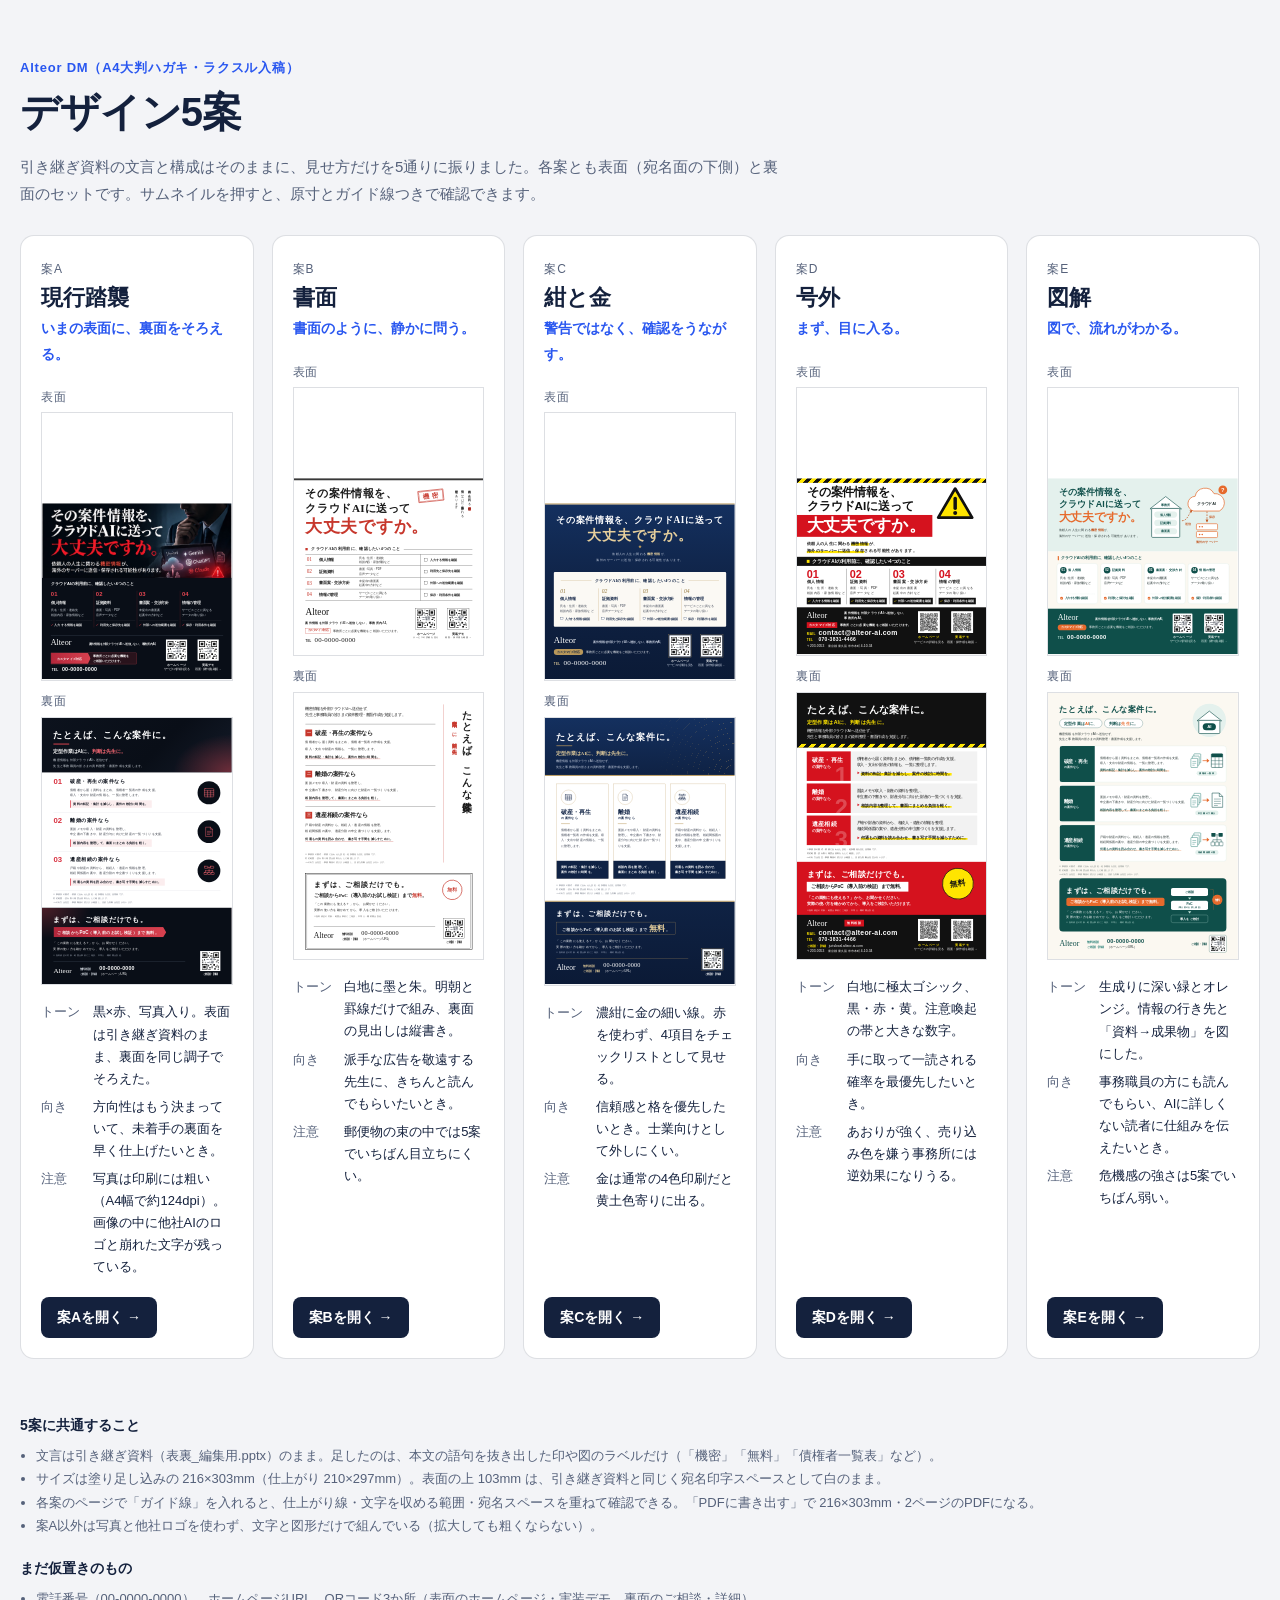
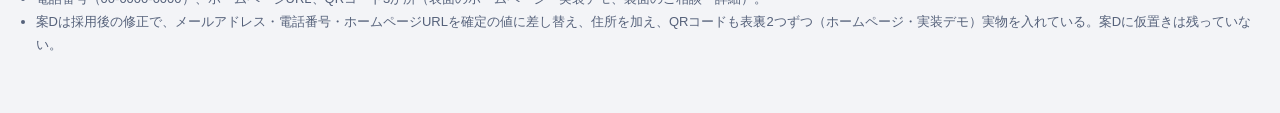
<file: index.html>
<!doctype html>
<html lang="ja">
<head>
  <meta charset="utf-8">
  <meta name="viewport" content="width=device-width, initial-scale=1">
  <meta name="robots" content="noindex">
  <title>Alteor DM デザイン5案</title>
  <style>
    :root { --ink: #14213d; --sub: #55617a; --line: rgba(20, 33, 61, .14); --bg: #f3f4f7; --card: #ffffff; --accent: #2957f0; }
    *, *::before, *::after { box-sizing: border-box; }
    body { margin: 0; background: var(--bg); color: var(--ink); font-family: -apple-system, BlinkMacSystemFont, "Hiragino Sans", "Yu Gothic UI", "Yu Gothic", Meiryo, sans-serif; font-size: 15px; line-height: 1.8; -webkit-font-smoothing: antialiased; }
    a { color: inherit; }
    .wrap { width: min(1480px, calc(100% - 40px)); margin-inline: auto; }
    header { padding: 56px 0 28px; }
    header p { max-width: 760px; margin: 0; color: var(--sub); }
    header .label { color: var(--accent); font-size: 13px; font-weight: 600; letter-spacing: .06em; }
    h1 { margin: 6px 0 14px; font-size: clamp(28px, 4vw, 40px); font-weight: 600; line-height: 1.35; letter-spacing: -.02em; }
    .grid { display: grid; grid-template-columns: repeat(auto-fit, minmax(230px, 1fr)); gap: 18px; padding-bottom: 36px; }
    article { display: flex; flex-direction: column; overflow: hidden; border: 1px solid var(--line); border-radius: 14px; background: var(--card); }
    .head { padding: 18px 20px 14px; }
    .tag { color: var(--sub); font-size: 12px; letter-spacing: .08em; }
    h2 { margin: 0 0 2px; font-size: 22px; font-weight: 600; line-height: 1.5; }
    .copy { margin: 0; color: var(--accent); font-size: 14px; font-weight: 600; }
    .thumbs { display: grid; gap: 4px; padding: 0 20px; }
    .cap { margin-top: 6px; color: var(--sub); font-size: 12px; letter-spacing: .06em; }
    .thumb { position: relative; display: block; overflow: hidden; aspect-ratio: 216 / 303; border: 1px solid var(--line); background: #fff; }
    .thumb iframe { position: absolute; top: 0; left: 0; width: 817px; height: 1146px; border: 0; transform: scale(var(--k, .3)); transform-origin: 0 0; pointer-events: none; }
    .body { display: flex; flex: 1; flex-direction: column; padding: 16px 20px 20px; }
    dl { display: grid; grid-template-columns: 3.2em minmax(0, 1fr); gap: 6px 10px; margin: 0 0 18px; font-size: 13px; line-height: 1.7; }
    dt { color: var(--sub); }
    dd { margin: 0; }
    .open { align-self: flex-start; margin-top: auto; padding: 8px 16px; border-radius: 8px; background: var(--ink); color: #fff; font-size: 14px; font-weight: 600; text-decoration: none; }
    .open:hover { background: var(--accent); }
    footer { padding: 0 0 56px; color: var(--sub); font-size: 13px; }
    footer h3 { margin: 18px 0 0; color: var(--ink); font-size: 14px; font-weight: 600; }
    footer ul { margin: 6px 0 0; padding-left: 1.2em; }
  </style>
</head>
<body>
  <header class="wrap">
    <p class="label">Alteor DM（A4大判ハガキ・ラクスル入稿）</p>
    <h1>デザイン5案</h1>
    <p>引き継ぎ資料の文言と構成はそのままに、見せ方だけを5通りに振りました。各案とも表面（宛名面の下側）と裏面のセットです。サムネイルを押すと、原寸とガイド線つきで確認できます。</p>
  </header>

  <main class="wrap grid">
    <article>
      <div class="head"><span class="tag">案A</span><h2>現行踏襲</h2><p class="copy">いまの表面に、裏面をそろえる。</p></div>
      <div class="thumbs">
        <span class="cap">表面</span><a class="thumb" href="plan-a.html" aria-label="案Aを開く"><iframe src="plan-a.html?view=front" tabindex="-1" aria-hidden="true" title="案A 表面"></iframe></a>
        <span class="cap">裏面</span><a class="thumb" href="plan-a.html" aria-label="案Aを開く"><iframe src="plan-a.html?view=back" tabindex="-1" aria-hidden="true" title="案A 裏面"></iframe></a>
      </div>
      <div class="body">
        <dl>
          <dt>トーン</dt><dd>黒×赤、写真入り。表面は引き継ぎ資料のまま、裏面を同じ調子でそろえた。</dd>
          <dt>向き</dt><dd>方向性はもう決まっていて、未着手の裏面を早く仕上げたいとき。</dd>
          <dt>注意</dt><dd>写真は印刷には粗い（A4幅で約124dpi）。画像の中に他社AIのロゴと崩れた文字が残っている。</dd>
        </dl>
        <a class="open" href="plan-a.html">案Aを開く →</a>
      </div>
    </article>

    <article>
      <div class="head"><span class="tag">案B</span><h2>書面</h2><p class="copy">書面のように、静かに問う。</p></div>
      <div class="thumbs">
        <span class="cap">表面</span><a class="thumb" href="plan-b.html" aria-label="案Bを開く"><iframe src="plan-b.html?view=front" tabindex="-1" aria-hidden="true" title="案B 表面"></iframe></a>
        <span class="cap">裏面</span><a class="thumb" href="plan-b.html" aria-label="案Bを開く"><iframe src="plan-b.html?view=back" tabindex="-1" aria-hidden="true" title="案B 裏面"></iframe></a>
      </div>
      <div class="body">
        <dl>
          <dt>トーン</dt><dd>白地に墨と朱。明朝と罫線だけで組み、裏面の見出しは縦書き。</dd>
          <dt>向き</dt><dd>派手な広告を敬遠する先生に、きちんと読んでもらいたいとき。</dd>
          <dt>注意</dt><dd>郵便物の束の中では5案でいちばん目立ちにくい。</dd>
        </dl>
        <a class="open" href="plan-b.html">案Bを開く →</a>
      </div>
    </article>

    <article>
      <div class="head"><span class="tag">案C</span><h2>紺と金</h2><p class="copy">警告ではなく、確認をうながす。</p></div>
      <div class="thumbs">
        <span class="cap">表面</span><a class="thumb" href="plan-c.html" aria-label="案Cを開く"><iframe src="plan-c.html?view=front" tabindex="-1" aria-hidden="true" title="案C 表面"></iframe></a>
        <span class="cap">裏面</span><a class="thumb" href="plan-c.html" aria-label="案Cを開く"><iframe src="plan-c.html?view=back" tabindex="-1" aria-hidden="true" title="案C 裏面"></iframe></a>
      </div>
      <div class="body">
        <dl>
          <dt>トーン</dt><dd>濃紺に金の細い線。赤を使わず、4項目をチェックリストとして見せる。</dd>
          <dt>向き</dt><dd>信頼感と格を優先したいとき。士業向けとして外しにくい。</dd>
          <dt>注意</dt><dd>金は通常の4色印刷だと黄土色寄りに出る。</dd>
        </dl>
        <a class="open" href="plan-c.html">案Cを開く →</a>
      </div>
    </article>

    <article>
      <div class="head"><span class="tag">案D</span><h2>号外</h2><p class="copy">まず、目に入る。</p></div>
      <div class="thumbs">
        <span class="cap">表面</span><a class="thumb" href="plan-d.html" aria-label="案Dを開く"><iframe src="plan-d.html?view=front" tabindex="-1" aria-hidden="true" title="案D 表面"></iframe></a>
        <span class="cap">裏面</span><a class="thumb" href="plan-d.html" aria-label="案Dを開く"><iframe src="plan-d.html?view=back" tabindex="-1" aria-hidden="true" title="案D 裏面"></iframe></a>
      </div>
      <div class="body">
        <dl>
          <dt>トーン</dt><dd>白地に極太ゴシック、黒・赤・黄。注意喚起の帯と大きな数字。</dd>
          <dt>向き</dt><dd>手に取って一読される確率を最優先したいとき。</dd>
          <dt>注意</dt><dd>あおりが強く、売り込み色を嫌う事務所には逆効果になりうる。</dd>
        </dl>
        <a class="open" href="plan-d.html">案Dを開く →</a>
      </div>
    </article>

    <article>
      <div class="head"><span class="tag">案E</span><h2>図解</h2><p class="copy">図で、流れがわかる。</p></div>
      <div class="thumbs">
        <span class="cap">表面</span><a class="thumb" href="plan-e.html" aria-label="案Eを開く"><iframe src="plan-e.html?view=front" tabindex="-1" aria-hidden="true" title="案E 表面"></iframe></a>
        <span class="cap">裏面</span><a class="thumb" href="plan-e.html" aria-label="案Eを開く"><iframe src="plan-e.html?view=back" tabindex="-1" aria-hidden="true" title="案E 裏面"></iframe></a>
      </div>
      <div class="body">
        <dl>
          <dt>トーン</dt><dd>生成りに深い緑とオレンジ。情報の行き先と「資料→成果物」を図にした。</dd>
          <dt>向き</dt><dd>事務職員の方にも読んでもらい、AIに詳しくない読者に仕組みを伝えたいとき。</dd>
          <dt>注意</dt><dd>危機感の強さは5案でいちばん弱い。</dd>
        </dl>
        <a class="open" href="plan-e.html">案Eを開く →</a>
      </div>
    </article>
  </main>

  <footer class="wrap">
    <h3>5案に共通すること</h3>
    <ul>
      <li>文言は引き継ぎ資料（表裏_編集用.pptx）のまま。足したのは、本文の語句を抜き出した印や図のラベルだけ（「機密」「無料」「債権者一覧表」など）。</li>
      <li>サイズは塗り足し込みの 216×303mm（仕上がり 210×297mm）。表面の上 103mm は、引き継ぎ資料と同じく宛名印字スペースとして白のまま。</li>
      <li>各案のページで「ガイド線」を入れると、仕上がり線・文字を収める範囲・宛名スペースを重ねて確認できる。「PDFに書き出す」で 216×303mm・2ページのPDFになる。</li>
      <li>案A以外は写真と他社ロゴを使わず、文字と図形だけで組んでいる（拡大しても粗くならない）。</li>
    </ul>
    <h3>まだ仮置きのもの</h3>
    <ul>
      <li>電話番号（00-0000-0000）、ホームページURL、QRコード3か所（表面のホームページ・実装デモ、裏面のご相談・詳細）。</li>
      <li>案Dは採用後の修正で、メールアドレス・電話番号・ホームページURLを確定の値に差し替え、住所を加え、QRコードも表裏2つずつ（ホームページ・実装デモ）実物を入れている。案Dに仮置きは残っていない。</li>
    </ul>
  </footer>

  <script>
    const fit = () => document.querySelectorAll('.thumb').forEach(el => el.style.setProperty('--k', el.clientWidth / 817));
    fit();
    window.addEventListener('resize', fit);
  </script>
</body>
</html>
</file>
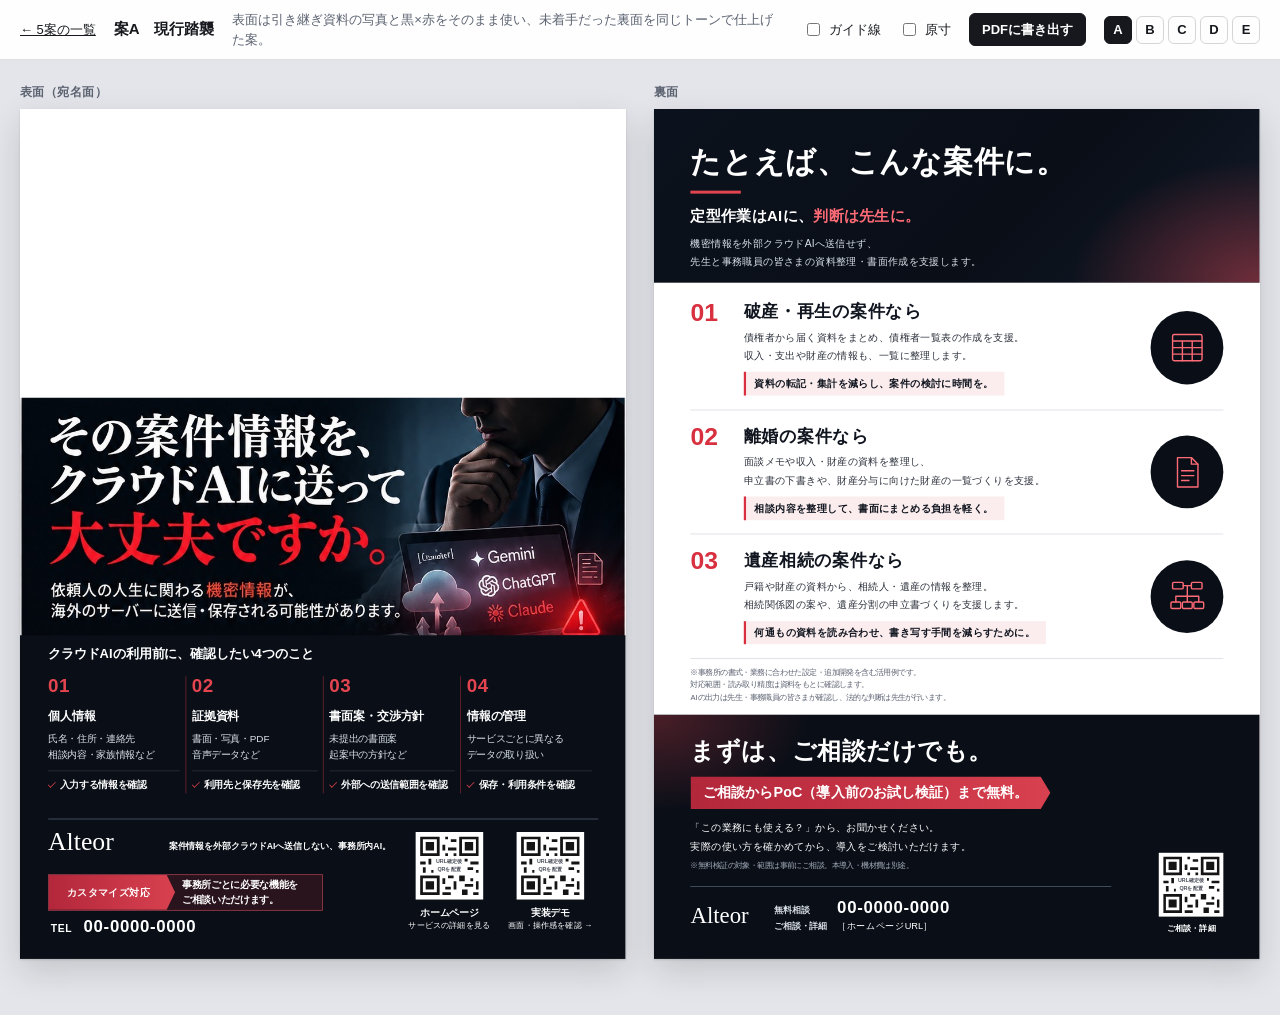
<file: plan-a.html>
<!doctype html>
<html lang="ja">
<head>
<meta charset="utf-8">
<meta name="viewport" content="width=device-width, initial-scale=1">
<meta name="robots" content="noindex">
<title>案A 現行踏襲｜Alteor DM</title>
<link rel="stylesheet" href="shared/sheet.css">
<style>
  /* 案A 現行踏襲：表面は引き継ぎ資料のまま（写真＋黒×赤）。裏面を同じトーンで仕上げる。 */
  .sheet { --ink: #090e17; --red: #e34550; --red-d: #b3273b; --pale: #dbe1e8; }

  /* ===== 表面 ===== */
  .front .hero { position: absolute; top: 103mm; left: 0; width: 216mm; height: 84.9mm; background: var(--ink); }
  .front .hero img { display: block; width: 100%; height: 100%; object-fit: cover; }
  .front .body { position: absolute; top: 187.7mm; left: 0; width: 216mm; height: 115.3mm; background: var(--ink); color: #fff; }
  .front .sec { position: absolute; top: 3mm; left: 10mm; font-size: 13pt; font-weight: 700; letter-spacing: .02em; }
  .front .four { position: absolute; top: 14.5mm; left: 10mm; display: grid; grid-template-columns: repeat(4, 1fr); width: 196mm; }
  .front .four li { padding: 0 2mm; border-left: .2mm solid #782530; }
  .front .four li:first-child { padding-left: 0; border-left: 0; }
  .front .four .n { display: block; color: var(--red); font: 700 19pt/1 var(--num); letter-spacing: .02em; }
  .front .four h3 { margin-top: 4.6mm; font-size: 11.7pt; font-weight: 700; line-height: 1.4; }
  .front .four p { margin-top: 2.4mm; color: var(--pale); font-size: 10pt; line-height: 1.6; }
  .front .four .ck { margin-top: 2.8mm; padding-top: 2.4mm; border-top: .2mm solid rgba(255, 255, 255, .16); color: #fff; font-size: 9.6pt; font-weight: 600; }
  .front .four .ck::before { content: ""; display: inline-block; width: 2.6mm; height: 1.4mm; margin-right: 1.6mm; border-bottom: .5mm solid var(--red); border-left: .5mm solid var(--red); transform: translateY(-.9mm) rotate(-45deg); }

  .front .foot { position: absolute; top: 65.3mm; left: 10mm; width: 196mm; height: 44mm; border-top: .2mm solid #526172; }
  .front .logo { position: absolute; top: 3mm; left: 0; font: 400 26pt/1 var(--logo); }
  .front .tag { position: absolute; top: 7.2mm; left: 43mm; font-size: 8.8pt; font-weight: 700; }
  .front .custom { position: absolute; top: 19.4mm; left: 0; display: flex; width: 98mm; height: 13mm; border: .2mm solid #a83f4e; background: #29131c; }
  .front .custom b { display: grid; place-items: center; width: 45mm; padding-right: 2.5mm; background: linear-gradient(90deg, var(--red-d), #d8414f); font-size: 10.4pt; clip-path: polygon(0 0, calc(100% - 3mm) 0, 100% 50%, calc(100% - 3mm) 100%, 0 100%); }
  .front .custom span { align-self: center; padding-left: 2.5mm; font-size: 10pt; font-weight: 700; line-height: 1.45; }
  .front .tel { position: absolute; top: 34.6mm; left: 1mm; display: flex; align-items: baseline; gap: 4mm; font-weight: 700; }
  .front .tel span { font-size: 10.5pt; letter-spacing: .06em; }
  .front .tel b { font: 700 17pt/1.2 var(--num); letter-spacing: .04em; }
  .front .qrs { position: absolute; top: 4.5mm; right: 0; display: flex; gap: 2mm; }
  .front .qrs figure { display: flex; flex-direction: column; align-items: center; width: 34mm; }
  .front .qrs figcaption { margin-top: 2.2mm; font-size: 8.4pt; line-height: 1.5; text-align: center; white-space: nowrap; }
  .front .qrs figcaption b { display: block; font-size: 9.6pt; }

  /* ===== 裏面 ===== */
  .back { color: #10151f; }
  .back .head { position: absolute; top: 0; left: 0; width: 216mm; height: 62mm; padding: 12.5mm 13mm 0; background: radial-gradient(95mm 62mm at 100% 100%, rgba(227, 69, 80, .44), transparent 70%), linear-gradient(135deg, #0c121d, var(--ink) 60%, #141b29); color: #fff; }
  .back .head h1 { font: 600 30pt/1.25 var(--mincho); letter-spacing: .04em; }
  .back .head h1::after { content: ""; display: block; width: 18mm; height: 1mm; margin-top: 3.4mm; background: var(--red); }
  .back .head .sub { margin-top: 3.8mm; font-size: 15pt; font-weight: 700; letter-spacing: .03em; }
  .back .head .sub em { color: #ff6b76; }
  .back .head .lead { margin-top: 2.2mm; color: var(--pale); font-size: 10.5pt; line-height: 1.75; }

  .back .cases { position: absolute; top: 63mm; left: 13mm; width: 190mm; }
  .back .case { display: grid; grid-template-columns: 19mm 1fr 30mm; align-items: center; padding: 5mm 0; border-bottom: .2mm solid #d5d8de; }
  .back .case .n { align-self: start; color: #d8303f; font: 700 25pt/1 var(--num); }
  .back .case h2 { font: 600 17.5pt/1.3 var(--mincho); letter-spacing: .03em; }
  .back .case p { margin-top: 2.2mm; color: #2a2f3a; font-size: 10.5pt; line-height: 1.75; }
  .back .case .gain { display: inline-block; margin-top: 2.6mm; padding: 1.2mm 4mm 1.2mm 3mm; border-left: 1mm solid #d8303f; background: #fbedee; color: #10151f; font-size: 10.5pt; font-weight: 700; line-height: 1.6; }
  .back .case .ico { justify-self: end; display: grid; place-items: center; width: 26mm; height: 26mm; border-radius: 50%; background: var(--ink); color: #ff6b76; }
  .back .case .ico svg { width: 14mm; height: 14mm; fill: none; stroke: currentColor; stroke-width: 1.7; stroke-linecap: round; stroke-linejoin: round; }
  .back .notes { position: absolute; top: 198.4mm; left: 13mm; color: #5a6170; font-size: 7.6pt; line-height: 1.7; }

  .back .cta { position: absolute; top: 216mm; left: 0; width: 216mm; height: 87mm; padding: 7.5mm 13mm 0; background: radial-gradient(80mm 50mm at 0 0, rgba(227, 69, 80, .3), transparent 70%), var(--ink); color: #fff; }
  .back .cta h2 { font: 600 24pt/1.3 var(--mincho); letter-spacing: .04em; }
  .back .cta .free { display: inline-block; margin-top: 3.4mm; padding: 2mm 8mm 2mm 4.5mm; background: linear-gradient(90deg, var(--red-d), #d8414f); font-size: 14.5pt; font-weight: 700; line-height: 1.5; clip-path: polygon(0 0, calc(100% - 3.5mm) 0, 100% 50%, calc(100% - 3.5mm) 100%, 0 100%); }
  .back .cta .txt { margin-top: 3.4mm; font-size: 10.5pt; line-height: 1.75; }
  .back .cta .small { margin-top: 1.6mm; color: #a4adba; font-size: 7.6pt; }
  .back .contact { position: absolute; top: 61mm; left: 13mm; display: flex; align-items: center; gap: 9mm; width: 150mm; padding-top: 3.6mm; border-top: .2mm solid #526172; }
  .back .contact .logo { font: 400 23pt/1 var(--logo); }
  .back .contact dl { display: grid; grid-template-columns: auto 1fr; gap: .6mm 3.5mm; align-items: baseline; }
  .back .contact dt { color: var(--pale); font-size: 8.8pt; font-weight: 700; }
  .back .contact .t { font: 700 17pt/1.15 var(--num); letter-spacing: .04em; }
  .back .contact .u { font-size: 9.4pt; }
  .back .cta figure { position: absolute; top: 49mm; right: 13mm; display: flex; flex-direction: column; align-items: center; }
  .back .cta figure .qr { width: 23mm; height: 23mm; }
  .back .cta figcaption { margin-top: 1.6mm; font-size: 8.4pt; font-weight: 700; }
</style>
</head>
<body data-plan="A" data-name="現行踏襲" data-note="表面は引き継ぎ資料の写真と黒×赤をそのまま使い、未着手だった裏面を同じトーンで仕上げた案。">
<main class="stage">

<section class="sheet front" data-label="表面（宛名面）">
  <div class="hero"><img src="assets/hero_current.jpg" alt="その案件情報を、クラウドAIに送って大丈夫ですか。依頼人の人生に関わる機密情報が、海外のサーバーに送信・保存される可能性があります。"></div>
  <div class="body">
    <h2 class="sec">クラウドAIの利用前に、確認したい4つのこと</h2>
    <ol class="four">
      <li><span class="n">01</span><h3>個人情報</h3><p>氏名・住所・連絡先<br>相談内容・家族情報など</p><p class="ck">入力する情報を確認</p></li>
      <li><span class="n">02</span><h3>証拠資料</h3><p>書面・写真・PDF<br>音声データなど</p><p class="ck">利用先と保存先を確認</p></li>
      <li><span class="n">03</span><h3>書面案・交渉方針</h3><p>未提出の書面案<br>起案中の方針など</p><p class="ck">外部への送信範囲を確認</p></li>
      <li><span class="n">04</span><h3>情報の管理</h3><p>サービスごとに異なる<br>データの取り扱い</p><p class="ck">保存・利用条件を確認</p></li>
    </ol>
    <div class="foot">
      <span class="logo">Alteor</span>
      <p class="tag">案件情報を外部クラウドAIへ送信しない、事務所内AI。</p>
      <p class="custom"><b>カスタマイズ対応</b><span>事務所ごとに必要な機能を<br>ご相談いただけます。</span></p>
      <p class="tel"><span>TEL</span><b class="tbd">00-0000-0000</b></p>
      <div class="qrs">
        <figure><div class="qr tbd"><span>URL確定後<br>QRを配置</span></div><figcaption><b>ホームページ</b>サービスの詳細を見る</figcaption></figure>
        <figure><div class="qr tbd"><span>URL確定後<br>QRを配置</span></div><figcaption><b>実装デモ</b>画面・操作感を確認 →</figcaption></figure>
      </div>
    </div>
  </div>
</section>

<section class="sheet back" data-label="裏面">
  <header class="head">
    <h1>たとえば、こんな案件に。</h1>
    <p class="sub">定型作業はAIに、<em>判断は先生に。</em></p>
    <p class="lead">機密情報を外部クラウドAIへ送信せず、<br>先生と事務職員の皆さまの資料整理・書面作成を支援します。</p>
  </header>

  <div class="cases">
    <article class="case">
      <span class="n">01</span>
      <div>
        <h2>破産・再生の案件なら</h2>
        <p>債権者から届く資料をまとめ、債権者一覧表の作成を支援。<br>収入・支出や財産の情報も、一覧に整理します。</p>
        <p class="gain">資料の転記・集計を減らし、案件の検討に時間を。</p>
      </div>
      <span class="ico"><svg viewBox="0 0 48 48" aria-hidden="true"><rect x="6" y="8" width="36" height="32" rx="2"/><path d="M6 16h36M6 24h36M6 32h36M18 16v24M30 16v24"/></svg></span>
    </article>
    <article class="case">
      <span class="n">02</span>
      <div>
        <h2>離婚の案件なら</h2>
        <p>面談メモや収入・財産の資料を整理し、<br>申立書の下書きや、財産分与に向けた財産の一覧づくりを支援。</p>
        <p class="gain">相談内容を整理して、書面にまとめる負担を軽く。</p>
      </div>
      <span class="ico"><svg viewBox="0 0 48 48" aria-hidden="true"><path d="M12 6h17l8 8v28H12z"/><path d="M29 6v8h8M17 22h15M17 28h15M17 34h9"/></svg></span>
    </article>
    <article class="case">
      <span class="n">03</span>
      <div>
        <h2>遺産相続の案件なら</h2>
        <p>戸籍や財産の資料から、相続人・遺産の情報を整理。<br>相続関係図の案や、遺産分割の申立書づくりを支援します。</p>
        <p class="gain">何通もの資料を読み合わせ、書き写す手間を減らすために。</p>
      </div>
      <span class="ico"><svg viewBox="0 0 48 48" aria-hidden="true"><rect x="6" y="7" width="13" height="8" rx="1.5"/><rect x="29" y="7" width="13" height="8" rx="1.5"/><path d="M19 11h10M24 11v13M10 24h28M10 24v7M24 24v7M38 24v7"/><rect x="4" y="31" width="12" height="8" rx="1.5"/><rect x="18" y="31" width="12" height="8" rx="1.5"/><rect x="32" y="31" width="12" height="8" rx="1.5"/></svg></span>
    </article>
  </div>

  <p class="notes">※事務所の書式・業務に合わせた設定・追加開発を含む活用例です。<br>対応範囲・読み取り精度は資料をもとに確認します。<br>AIの出力は先生・事務職員の皆さまが確認し、法的な判断は先生が行います。</p>

  <div class="cta">
    <h2>まずは、ご相談だけでも。</h2>
    <p class="free">ご相談からPoC（導入前のお試し検証）まで無料。</p>
    <p class="txt">「この業務にも使える？」から、お聞かせください。<br>実際の使い方を確かめてから、導入をご検討いただけます。</p>
    <p class="small">※無料検証の対象・範囲は事前にご相談。本導入・機材費は別途。</p>
    <div class="contact">
      <span class="logo">Alteor</span>
      <dl>
        <dt>無料相談</dt><dd class="t tbd">00-0000-0000</dd>
        <dt>ご相談・詳細</dt><dd class="u tbd">［ホームページURL］</dd>
      </dl>
    </div>
    <figure><div class="qr tbd"><span>URL確定後<br>QRを配置</span></div><figcaption>ご相談・詳細</figcaption></figure>
  </div>
</section>

</main>
<script src="shared/sheet.js"></script>
</body>
</html>
</file>
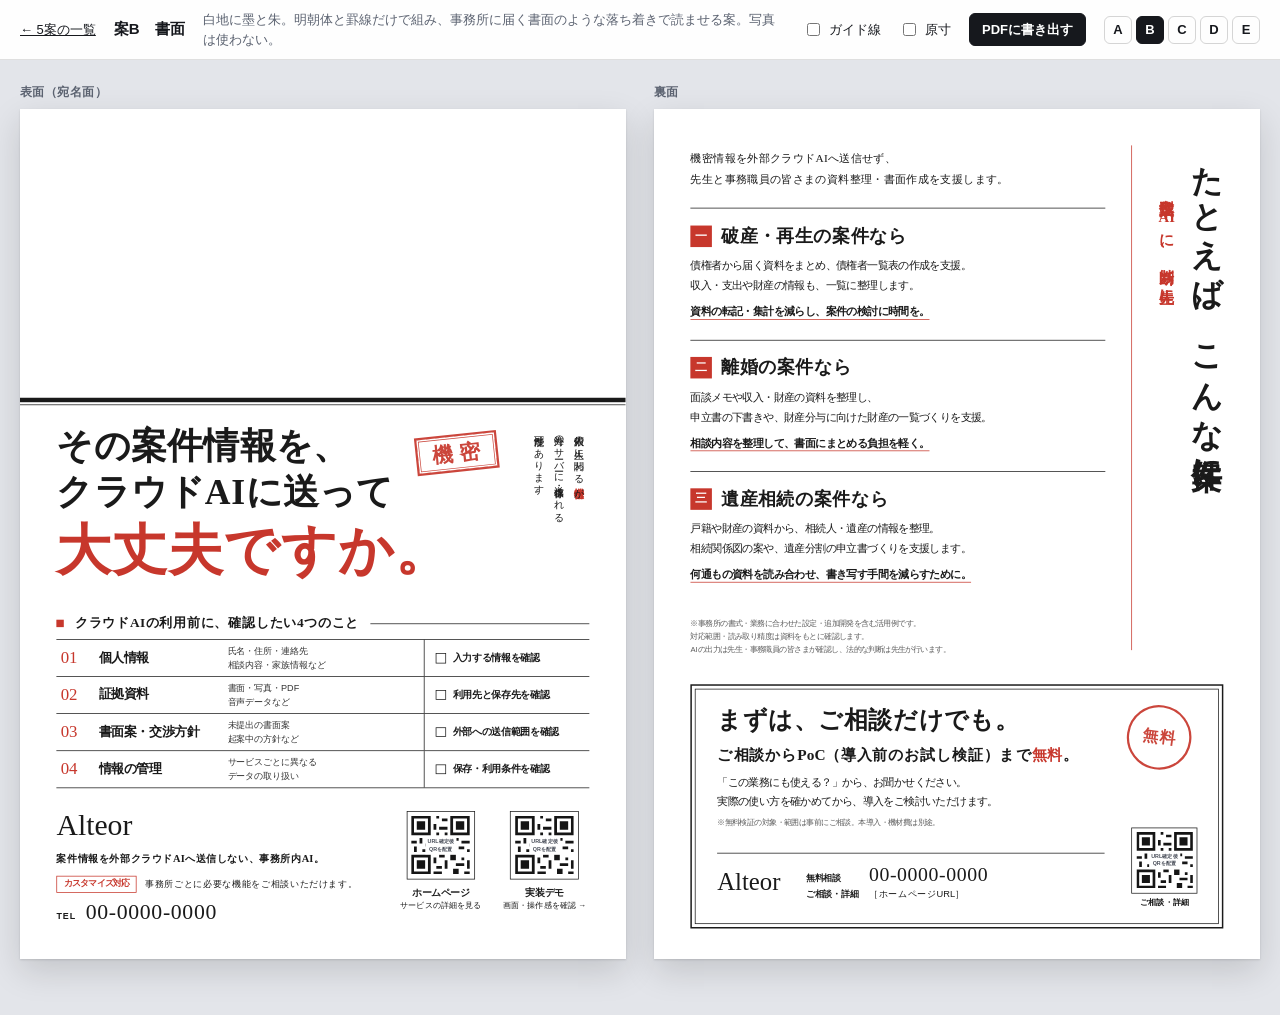
<file: plan-b.html>
<!doctype html>
<html lang="ja">
<head>
<meta charset="utf-8">
<meta name="viewport" content="width=device-width, initial-scale=1">
<meta name="robots" content="noindex">
<title>案B 書面｜Alteor DM</title>
<link rel="stylesheet" href="shared/sheet.css">
<style>
  /* 案B 書面：白地に墨と朱。明朝と罫線で、事務所に届く書面の佇まいにする。写真なし。 */
  .sheet { --ink: #1a1a1a; --shu: #c7372c; --rule: #1a1a1a; --mute: #5c5c5c; --fig: Didot, "Bodoni 72", "Times New Roman", serif; color: var(--ink); font-family: var(--mincho); }

  /* ===== 表面 ===== */
  .front .rule1 { position: absolute; top: 103mm; left: 0; width: 216mm; height: 1.4mm; background: var(--ink); }
  .front .rule2 { position: absolute; top: 105.3mm; left: 0; width: 216mm; height: .3mm; background: var(--ink); }
  .front h1 { position: absolute; top: 112mm; left: 13mm; font: 600 36pt/1.28 var(--mincho); letter-spacing: .02em; white-space: nowrap; }
  .front h1 em { display: block; margin-top: 1mm; color: var(--shu); font-size: 56pt; line-height: 1.2; letter-spacing: 0; }
  .front .aside { position: absolute; top: 113.5mm; right: 13mm; height: 62mm; font-size: 10.5pt; line-height: 1.95; letter-spacing: .04em; writing-mode: vertical-rl; }
  .front .aside b { color: var(--shu); font-weight: 600; }
  .front .stamp { position: absolute; top: 116mm; left: 141mm; padding: 1.2mm 3.4mm 1.2mm 5mm; border: .9mm solid var(--shu); box-shadow: inset 0 0 0 .5mm #fff, inset 0 0 0 .75mm var(--shu); color: var(--shu); font: 600 21pt/1.3 var(--mincho); letter-spacing: .3em; transform: rotate(-6deg); opacity: .92; }

  .front .sec { position: absolute; top: 180mm; left: 13mm; display: flex; align-items: center; gap: 4mm; width: 190mm; font: 600 13.5pt/1.4 var(--mincho); letter-spacing: .03em; white-space: nowrap; }
  .front .sec::before { content: ""; flex: none; width: 2.6mm; height: 2.6mm; background: var(--shu); }
  .front .sec::after { content: ""; flex: 1; height: .2mm; background: var(--ink); }
  .front .chk { position: absolute; top: 189mm; left: 13mm; width: 190mm; border-top: .5mm solid var(--ink); }
  .front .chk li { display: grid; grid-template-columns: 15mm 46mm 70mm 59mm; align-items: center; height: 13.2mm; border-bottom: .2mm solid var(--ink); }
  .front .chk .no { color: var(--shu); font: 400 17pt/1 var(--fig); padding-left: 1.5mm; }
  .front .chk h3 { font: 600 13pt/1.3 var(--mincho); }
  .front .chk .ds { color: #333; font: 400 9.2pt/1.5 var(--gothic); }
  .front .chk .ck { display: flex; align-items: center; gap: 2.4mm; height: 100%; padding-left: 4mm; border-left: .2mm solid var(--ink); font: 600 10pt/1.4 var(--gothic); }
  .front .chk .ck::before { content: ""; flex: none; width: 3.6mm; height: 3.6mm; border: .35mm solid var(--ink); background: #fff; }

  .front .foot { position: absolute; top: 248mm; left: 13mm; width: 190mm; height: 46mm; }
  .front .logo { position: absolute; top: 2mm; left: 0; font: 400 30pt/1 var(--logo); }
  .front .tag { position: absolute; top: 16.5mm; left: 0; font: 600 10.5pt/1.5 var(--mincho); letter-spacing: .02em; }
  .front .custom { position: absolute; top: 25.2mm; left: 0; display: flex; align-items: center; gap: 3mm; font: 400 9.4pt/1.5 var(--gothic); white-space: nowrap; }
  .front .custom b { padding: .5mm 2.4mm; border: .3mm solid var(--shu); color: var(--shu); font-size: 8.6pt; font-weight: 600; }
  .front .tel { position: absolute; top: 33.5mm; left: 0; display: flex; align-items: baseline; gap: 3.5mm; }
  .front .tel span { font: 600 9pt/1 var(--gothic); letter-spacing: .1em; }
  .front .tel b { font: 400 22pt/1.2 var(--fig); letter-spacing: .03em; }
  .front .qrs { position: absolute; top: 2.5mm; right: 0; display: flex; gap: 5mm; }
  .front .qrs figure { display: flex; flex-direction: column; align-items: center; width: 32mm; }
  .front .qr { outline: .2mm solid var(--ink); }
  .front .qrs figcaption { margin-top: 2.2mm; font: 400 8pt/1.5 var(--gothic); text-align: center; white-space: nowrap; }
  .front .qrs figcaption b { display: block; font: 600 9.8pt/1.5 var(--mincho); }

  /* ===== 裏面 ===== */
  .back .vt { position: absolute; top: 13mm; right: 13mm; height: 160mm; writing-mode: vertical-rl; }
  .back .vt h1 { font: 600 31pt/1.15 var(--mincho); letter-spacing: .06em; }
  .back .vt p { margin-block-start: 4.5mm; padding-inline-start: 15mm; color: var(--shu); font: 600 15pt/1.2 var(--mincho); letter-spacing: .06em; }
  .back .tcy { text-combine-upright: all; }
  .back .vline { position: absolute; top: 13mm; left: 170mm; width: .3mm; height: 180mm; background: var(--shu); }

  .back .main { position: absolute; top: 13.5mm; left: 13mm; width: 148mm; }
  .back .lead { font: 400 11.5pt/1.9 var(--mincho); letter-spacing: .02em; }
  .back .case { margin-top: 6.4mm; padding-top: 5.6mm; border-top: .2mm solid var(--ink); }
  .back .case:first-of-type { border-top-width: .5mm; }
  .back .case h2 { display: flex; align-items: center; gap: 3.4mm; font: 600 18pt/1.3 var(--mincho); letter-spacing: .03em; }
  .back .case h2 i { display: grid; place-items: center; flex: none; width: 7.6mm; height: 7.6mm; background: var(--shu); color: #fff; font: 600 12pt/1 var(--mincho); font-style: normal; }
  .back .case p { margin-top: 3mm; font: 400 10.8pt/1.85 var(--mincho); }
  .back .case .gain { margin-top: 2.2mm; font-weight: 600; text-decoration: underline .35mm var(--shu); text-underline-offset: 1.4mm; }
  .back .notes { position: absolute; top: 181mm; left: 13mm; color: var(--mute); font: 400 7.7pt/1.7 var(--gothic); }

  .back .cta { position: absolute; top: 205mm; left: 13mm; width: 190mm; height: 87mm; padding: 7mm 9mm 0; border: .6mm solid var(--ink); }
  .back .cta::before { content: ""; position: absolute; inset: 1mm; border: .2mm solid var(--ink); pointer-events: none; }
  .back .cta h2 { font: 600 24pt/1.3 var(--mincho); letter-spacing: .04em; }
  .back .cta .free { margin-top: 2.6mm; font: 600 15.5pt/1.5 var(--mincho); }
  .back .cta .free em { color: var(--shu); }
  .back .cta .txt { margin-top: 2.6mm; font: 400 10.8pt/1.8 var(--mincho); }
  .back .cta .small { margin-top: 1.4mm; color: var(--mute); font: 400 7.7pt/1.6 var(--gothic); }
  .back .seal { position: absolute; top: 7mm; right: 11mm; display: grid; place-items: center; width: 23mm; height: 23mm; border: .9mm solid var(--shu); border-radius: 50%; color: var(--shu); font: 600 16pt/1 var(--mincho); letter-spacing: .08em; text-indent: .08em; transform: rotate(8deg); opacity: .92; }
  .back .contact { position: absolute; top: 59.5mm; left: 9mm; display: flex; align-items: center; gap: 9mm; width: 138mm; padding-top: 3.4mm; border-top: .2mm solid var(--ink); }
  .back .contact .logo { font: 400 25pt/1 var(--logo); }
  .back .contact dl { display: grid; grid-template-columns: auto 1fr; gap: .4mm 3.5mm; align-items: baseline; }
  .back .contact dt { font: 600 8.8pt/1.5 var(--gothic); }
  .back .contact .t { font: 400 20pt/1.15 var(--fig); letter-spacing: .03em; }
  .back .contact .u { font: 400 9.4pt/1.5 var(--gothic); }
  .back .cta figure { position: absolute; right: 9mm; bottom: 6.4mm; display: flex; flex-direction: column; align-items: center; }
  .back .cta figure .qr { width: 23mm; height: 23mm; outline: .2mm solid var(--ink); }
  .back .cta figcaption { margin-top: 1.6mm; font: 600 8.4pt/1.4 var(--gothic); }
</style>
</head>
<body data-plan="B" data-name="書面" data-note="白地に墨と朱。明朝体と罫線だけで組み、事務所に届く書面のような落ち着きで読ませる案。写真は使わない。">
<main class="stage">

<section class="sheet front" data-label="表面（宛名面）">
  <i class="rule1"></i><i class="rule2"></i>
  <h1>その案件情報を、<br>クラウドAIに送って<em>大丈夫ですか。</em></h1>
  <span class="stamp" aria-hidden="true">機密</span>
  <p class="aside">依頼人の人生に関わる<b>機密情報</b>が、<br>海外のサーバーに送信・保存される<br>可能性があります。</p>

  <h2 class="sec">クラウドAIの利用前に、確認したい4つのこと</h2>
  <ol class="chk">
    <li><span class="no">01</span><h3>個人情報</h3><p class="ds">氏名・住所・連絡先<br>相談内容・家族情報など</p><p class="ck">入力する情報を確認</p></li>
    <li><span class="no">02</span><h3>証拠資料</h3><p class="ds">書面・写真・PDF<br>音声データなど</p><p class="ck">利用先と保存先を確認</p></li>
    <li><span class="no">03</span><h3>書面案・交渉方針</h3><p class="ds">未提出の書面案<br>起案中の方針など</p><p class="ck">外部への送信範囲を確認</p></li>
    <li><span class="no">04</span><h3>情報の管理</h3><p class="ds">サービスごとに異なる<br>データの取り扱い</p><p class="ck">保存・利用条件を確認</p></li>
  </ol>

  <div class="foot">
    <span class="logo">Alteor</span>
    <p class="tag">案件情報を外部クラウドAIへ送信しない、事務所内AI。</p>
    <p class="custom"><b>カスタマイズ対応</b>事務所ごとに必要な機能をご相談いただけます。</p>
    <p class="tel"><span>TEL</span><b class="tbd">00-0000-0000</b></p>
    <div class="qrs">
      <figure><div class="qr tbd"><span>URL確定後<br>QRを配置</span></div><figcaption><b>ホームページ</b>サービスの詳細を見る</figcaption></figure>
      <figure><div class="qr tbd"><span>URL確定後<br>QRを配置</span></div><figcaption><b>実装デモ</b>画面・操作感を確認 →</figcaption></figure>
    </div>
  </div>
</section>

<section class="sheet back" data-label="裏面">
  <div class="vt">
    <h1>たとえば、こんな案件に。</h1>
    <p>定型作業は<span class="tcy">AI</span>に、判断は先生に。</p>
  </div>
  <i class="vline"></i>

  <div class="main">
    <p class="lead">機密情報を外部クラウドAIへ送信せず、<br>先生と事務職員の皆さまの資料整理・書面作成を支援します。</p>

    <article class="case">
      <h2><i>一</i>破産・再生の案件なら</h2>
      <p>債権者から届く資料をまとめ、債権者一覧表の作成を支援。<br>収入・支出や財産の情報も、一覧に整理します。</p>
      <p class="gain">資料の転記・集計を減らし、案件の検討に時間を。</p>
    </article>
    <article class="case">
      <h2><i>二</i>離婚の案件なら</h2>
      <p>面談メモや収入・財産の資料を整理し、<br>申立書の下書きや、財産分与に向けた財産の一覧づくりを支援。</p>
      <p class="gain">相談内容を整理して、書面にまとめる負担を軽く。</p>
    </article>
    <article class="case">
      <h2><i>三</i>遺産相続の案件なら</h2>
      <p>戸籍や財産の資料から、相続人・遺産の情報を整理。<br>相続関係図の案や、遺産分割の申立書づくりを支援します。</p>
      <p class="gain">何通もの資料を読み合わせ、書き写す手間を減らすために。</p>
    </article>
  </div>

  <p class="notes">※事務所の書式・業務に合わせた設定・追加開発を含む活用例です。<br>対応範囲・読み取り精度は資料をもとに確認します。<br>AIの出力は先生・事務職員の皆さまが確認し、法的な判断は先生が行います。</p>

  <div class="cta">
    <h2>まずは、ご相談だけでも。</h2>
    <p class="free">ご相談からPoC（導入前のお試し検証）まで<em>無料</em>。</p>
    <p class="txt">「この業務にも使える？」から、お聞かせください。<br>実際の使い方を確かめてから、導入をご検討いただけます。</p>
    <p class="small">※無料検証の対象・範囲は事前にご相談。本導入・機材費は別途。</p>
    <span class="seal" aria-hidden="true">無料</span>
    <div class="contact">
      <span class="logo">Alteor</span>
      <dl>
        <dt>無料相談</dt><dd class="t tbd">00-0000-0000</dd>
        <dt>ご相談・詳細</dt><dd class="u tbd">［ホームページURL］</dd>
      </dl>
    </div>
    <figure><div class="qr tbd"><span>URL確定後<br>QRを配置</span></div><figcaption>ご相談・詳細</figcaption></figure>
  </div>
</section>

</main>
<script src="shared/sheet.js"></script>
</body>
</html>
</file>
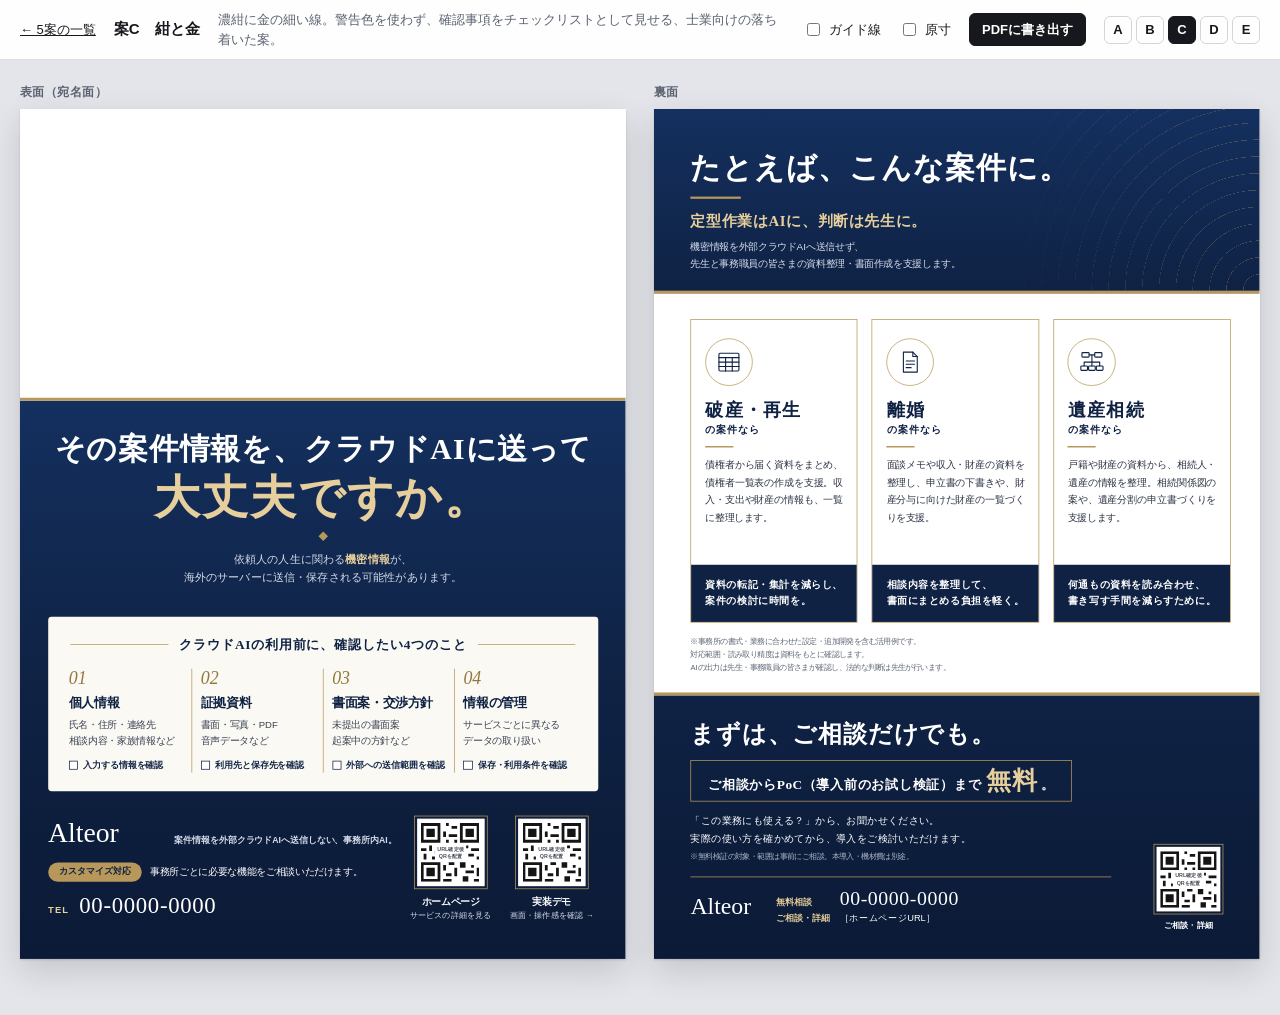
<file: plan-c.html>
<!doctype html>
<html lang="ja">
<head>
<meta charset="utf-8">
<meta name="viewport" content="width=device-width, initial-scale=1">
<meta name="robots" content="noindex">
<title>案C 紺と金｜Alteor DM</title>
<link rel="stylesheet" href="shared/sheet.css">
<style>
  /* 案C 紺と金：濃紺に金の細い線。警告の赤を使わず、「確認しましょう」という落ち着いた語り口にする。 */
  .sheet { --navy: #0f2244; --navy-2: #16305c; --gold: #b8975a; --gold-l: #e6cf9c; --gold-d: #94773c; --ivory: #fbf9f4; --txt: #1b2333; --pale: #d5dcea; --fig: Didot, "Bodoni 72", "Times New Roman", serif; color: var(--txt); }

  /* ===== 表面 ===== */
  .front .zone { position: absolute; top: 103mm; left: 0; width: 216mm; height: 200mm; border-top: 1.2mm solid var(--gold); background: linear-gradient(180deg, #14305f 0, var(--navy) 50%, #0b1a36 100%); color: #fff; }
  .front h1 { position: absolute; top: 10.5mm; left: 0; width: 216mm; font: 600 30pt/1.3 var(--mincho); letter-spacing: .04em; text-align: center; }
  .front h1 em { display: block; color: var(--gold-l); font-size: 46pt; line-height: 1.25; letter-spacing: .06em; }
  .front .orn { position: absolute; top: 48mm; left: 83mm; width: 50mm; height: .2mm; background: linear-gradient(90deg, transparent, var(--gold) 20%, var(--gold) 80%, transparent); }
  .front .orn::after { content: ""; position: absolute; top: -1.1mm; left: 23.8mm; width: 2.4mm; height: 2.4mm; background: var(--gold); transform: rotate(45deg); }
  .front .sub { position: absolute; top: 53mm; left: 0; width: 216mm; color: var(--pale); font-size: 11pt; line-height: 1.75; text-align: center; }
  .front .sub b { color: var(--gold-l); }

  .front .card { position: absolute; top: 77mm; left: 10mm; width: 196mm; height: 62mm; padding-top: 6.5mm; border-radius: 1.2mm; background: var(--ivory); color: var(--txt); }
  .front .sec { display: flex; align-items: center; gap: 4mm; padding: 0 8mm; color: var(--navy); font: 600 13.5pt/1.4 var(--mincho); letter-spacing: .04em; white-space: nowrap; }
  .front .sec::before, .front .sec::after { content: ""; flex: 1; height: .2mm; background: var(--gold); }
  .front .four { display: grid; grid-template-columns: repeat(4, 1fr); margin-top: 5.4mm; padding: 0 4.4mm; }
  .front .four li { padding: 0 3mm; border-left: .2mm solid var(--gold); }
  .front .four li:first-child { border-left: 0; }
  .front .four .n { display: block; color: var(--gold-d); font: italic 400 18pt/1 var(--fig); }
  .front .four h3 { margin-top: 2.6mm; color: var(--navy); font: 600 13pt/1.4 var(--mincho); white-space: nowrap; }
  .front .four p { margin-top: 2mm; color: #3a4252; font-size: 9.6pt; line-height: 1.6; white-space: nowrap; }
  .front .four .ck { display: flex; align-items: center; gap: 1.8mm; margin-top: 3.6mm; color: var(--navy); font-size: 9pt; font-weight: 700; }
  .front .four .ck::before { content: ""; flex: none; width: 3.3mm; height: 3.3mm; border: .3mm solid var(--navy); background: #fff; }

  .front .foot { position: absolute; top: 146.5mm; left: 10mm; width: 196mm; height: 46mm; }
  .front .logo { position: absolute; top: 2.5mm; left: 0; font: 400 28pt/1 var(--logo); }
  .front .tag { position: absolute; top: 7.6mm; left: 45mm; color: var(--pale); font-size: 8.8pt; font-weight: 700; white-space: nowrap; }
  .front .custom { position: absolute; top: 18mm; left: 0; display: flex; align-items: center; gap: 3mm; font-size: 9.6pt; white-space: nowrap; }
  .front .custom b { padding: .8mm 4mm; border-radius: 5mm; background: var(--gold); color: var(--navy); font-size: 9.2pt; }
  .front .tel { position: absolute; top: 28.5mm; left: 0; display: flex; align-items: baseline; gap: 3.6mm; }
  .front .tel span { color: var(--gold-l); font-size: 9.5pt; font-weight: 700; letter-spacing: .12em; }
  .front .tel b { font: 400 23pt/1.2 var(--fig); letter-spacing: .03em; }
  .front .qrs { position: absolute; top: 2.5mm; right: 0; display: flex; gap: 3mm; }
  .front .qrs figure { display: flex; flex-direction: column; align-items: center; width: 33mm; }
  .front .qr { outline: .3mm solid var(--gold); outline-offset: .8mm; }
  .front .qrs figcaption { margin-top: 3mm; color: var(--pale); font-size: 8.2pt; line-height: 1.5; text-align: center; white-space: nowrap; }
  .front .qrs figcaption b { display: block; color: #fff; font-size: 9.6pt; }

  /* ===== 裏面 ===== */
  .back .head { position: absolute; top: 0; left: 0; width: 216mm; height: 66mm; padding: 14.5mm 13mm 0; overflow: hidden; border-bottom: 1.2mm solid var(--gold); background: linear-gradient(180deg, #14305f, var(--navy)); color: #fff; }
  .back .head::after { content: ""; position: absolute; right: 0; bottom: 0; width: 90mm; height: 100%; background: repeating-radial-gradient(circle at 100% 100%, transparent 0 5.8mm, rgba(184, 151, 90, .34) 5.8mm 6mm); -webkit-mask-image: linear-gradient(to left, #000, transparent); mask-image: linear-gradient(to left, #000, transparent); }
  .back .head h1 { font: 600 30pt/1.25 var(--mincho); letter-spacing: .05em; }
  .back .head h1::after { content: ""; display: block; width: 18mm; height: .6mm; margin-top: 3.6mm; background: var(--gold); }
  .back .head .sub { margin-top: 4mm; color: var(--gold-l); font: 600 15pt/1.5 var(--mincho); letter-spacing: .05em; }
  .back .head .lead { margin-top: 2.2mm; color: var(--pale); font-size: 10pt; line-height: 1.75; }

  .back .cards { position: absolute; top: 75mm; left: 13mm; display: grid; grid-template-columns: repeat(3, 1fr); gap: 5mm; width: 190mm; height: 108mm; }
  .back .card { display: flex; flex-direction: column; padding: 6.5mm 5mm 0; border: .25mm solid var(--gold); background: #fff; }
  .back .card .ico { display: grid; place-items: center; width: 17mm; height: 17mm; border: .3mm solid var(--gold); border-radius: 50%; color: var(--navy); }
  .back .card .ico svg { width: 9.5mm; height: 9.5mm; fill: none; stroke: currentColor; stroke-width: 2; stroke-linecap: round; stroke-linejoin: round; }
  .back .card h2 { margin-top: 4.2mm; color: var(--navy); font: 600 18.5pt/1.3 var(--mincho); letter-spacing: .04em; }
  .back .card h2 small { display: block; font-size: 10.5pt; line-height: 1.5; letter-spacing: .06em; }
  .back .card h2::after { content: ""; display: block; width: 10mm; height: .5mm; margin: 3.2mm 0; background: var(--gold); }
  .back .card p { color: #2b3344; font-size: 9.8pt; line-height: 1.8; text-align: justify; }
  .back .card .gain { margin: auto -5mm 0; padding: 4.2mm 5mm; background: var(--navy); color: #fff; font: 600 10.2pt/1.65 var(--mincho); font-feature-settings: "palt"; letter-spacing: .02em; text-align: left; white-space: nowrap; }
  .back .notes { position: absolute; top: 187.6mm; left: 13mm; color: #5e6675; font-size: 7.6pt; line-height: 1.7; }

  .back .cta { position: absolute; top: 208mm; left: 0; width: 216mm; height: 95mm; padding: 8.5mm 13mm 0; border-top: 1.2mm solid var(--gold); background: linear-gradient(180deg, var(--navy), #0b1a36); color: #fff; }
  .back .cta h2 { font: 600 24pt/1.3 var(--mincho); letter-spacing: .05em; }
  .back .cta .free { display: inline-flex; align-items: baseline; margin-top: 3.6mm; padding: 1.2mm 6mm 1.6mm; border: .3mm solid var(--gold); font: 600 13.5pt/1.3 var(--mincho); letter-spacing: .03em; }
  .back .cta .free em { margin: 0 .6mm 0 1.6mm; color: var(--gold-l); font-size: 25pt; letter-spacing: .08em; }
  .back .cta .txt { margin-top: 3.6mm; font-size: 10.2pt; line-height: 1.75; }
  .back .cta .small { margin-top: 1.4mm; color: #a9b4c8; font-size: 7.6pt; }
  .back .contact { position: absolute; top: 64.5mm; left: 13mm; display: flex; align-items: center; gap: 9mm; width: 150mm; padding-top: 3.4mm; border-top: .2mm solid var(--gold); }
  .back .contact .logo { font: 400 24pt/1 var(--logo); }
  .back .contact dl { display: grid; grid-template-columns: auto 1fr; gap: .4mm 3.5mm; align-items: baseline; }
  .back .contact dt { color: var(--gold-l); font-size: 8.8pt; font-weight: 700; }
  .back .contact .t { font: 400 20pt/1.15 var(--fig); letter-spacing: .03em; }
  .back .contact .u { font-size: 9.4pt; }
  .back .cta figure { position: absolute; top: 54mm; right: 14mm; display: flex; flex-direction: column; align-items: center; }
  .back .cta figure .qr { width: 23mm; height: 23mm; outline: .3mm solid var(--gold); outline-offset: .8mm; }
  .back .cta figcaption { margin-top: 2.6mm; font-size: 8.4pt; font-weight: 700; }
</style>
</head>
<body data-plan="C" data-name="紺と金" data-note="濃紺に金の細い線。警告色を使わず、確認事項をチェックリストとして見せる、士業向けの落ち着いた案。">
<main class="stage">

<section class="sheet front" data-label="表面（宛名面）">
  <div class="zone">
    <h1>その案件情報を、クラウドAIに送って<em>大丈夫ですか。</em></h1>
    <i class="orn"></i>
    <p class="sub">依頼人の人生に関わる<b>機密情報</b>が、<br>海外のサーバーに送信・保存される可能性があります。</p>

    <div class="card">
      <h2 class="sec">クラウドAIの利用前に、確認したい4つのこと</h2>
      <ol class="four">
        <li><span class="n">01</span><h3>個人情報</h3><p>氏名・住所・連絡先<br>相談内容・家族情報など</p><p class="ck">入力する情報を確認</p></li>
        <li><span class="n">02</span><h3>証拠資料</h3><p>書面・写真・PDF<br>音声データなど</p><p class="ck">利用先と保存先を確認</p></li>
        <li><span class="n">03</span><h3>書面案・交渉方針</h3><p>未提出の書面案<br>起案中の方針など</p><p class="ck">外部への送信範囲を確認</p></li>
        <li><span class="n">04</span><h3>情報の管理</h3><p>サービスごとに異なる<br>データの取り扱い</p><p class="ck">保存・利用条件を確認</p></li>
      </ol>
    </div>

    <div class="foot">
      <span class="logo">Alteor</span>
      <p class="tag">案件情報を外部クラウドAIへ送信しない、事務所内AI。</p>
      <p class="custom"><b>カスタマイズ対応</b>事務所ごとに必要な機能をご相談いただけます。</p>
      <p class="tel"><span>TEL</span><b class="tbd">00-0000-0000</b></p>
      <div class="qrs">
        <figure><div class="qr tbd"><span>URL確定後<br>QRを配置</span></div><figcaption><b>ホームページ</b>サービスの詳細を見る</figcaption></figure>
        <figure><div class="qr tbd"><span>URL確定後<br>QRを配置</span></div><figcaption><b>実装デモ</b>画面・操作感を確認 →</figcaption></figure>
      </div>
    </div>
  </div>
</section>

<section class="sheet back" data-label="裏面">
  <header class="head">
    <h1>たとえば、こんな案件に。</h1>
    <p class="sub">定型作業はAIに、判断は先生に。</p>
    <p class="lead">機密情報を外部クラウドAIへ送信せず、<br>先生と事務職員の皆さまの資料整理・書面作成を支援します。</p>
  </header>

  <div class="cards">
    <article class="card">
      <span class="ico"><svg viewBox="0 0 48 48" aria-hidden="true"><rect x="6" y="8" width="36" height="32" rx="2"/><path d="M6 16h36M6 24h36M6 32h36M18 16v24M30 16v24"/></svg></span>
      <h2>破産・再生<small>の案件なら</small></h2>
      <p>債権者から届く資料をまとめ、債権者一覧表の作成を支援。収入・支出や財産の情報も、一覧に整理します。</p>
      <p class="gain">資料の転記・集計を減らし、<br>案件の検討に時間を。</p>
    </article>
    <article class="card">
      <span class="ico"><svg viewBox="0 0 48 48" aria-hidden="true"><path d="M12 6h17l8 8v28H12z"/><path d="M29 6v8h8M17 22h15M17 28h15M17 34h9"/></svg></span>
      <h2>離婚<small>の案件なら</small></h2>
      <p>面談メモや収入・財産の資料を整理し、申立書の下書きや、財産分与に向けた財産の一覧づくりを支援。</p>
      <p class="gain">相談内容を整理して、<br>書面にまとめる負担を軽く。</p>
    </article>
    <article class="card">
      <span class="ico"><svg viewBox="0 0 48 48" aria-hidden="true"><rect x="6" y="7" width="13" height="8" rx="1.5"/><rect x="29" y="7" width="13" height="8" rx="1.5"/><path d="M19 11h10M24 11v13M10 24h28M10 24v7M24 24v7M38 24v7"/><rect x="4" y="31" width="12" height="8" rx="1.5"/><rect x="18" y="31" width="12" height="8" rx="1.5"/><rect x="32" y="31" width="12" height="8" rx="1.5"/></svg></span>
      <h2>遺産相続<small>の案件なら</small></h2>
      <p>戸籍や財産の資料から、相続人・遺産の情報を整理。相続関係図の案や、遺産分割の申立書づくりを支援します。</p>
      <p class="gain">何通もの資料を読み合わせ、<br>書き写す手間を減らすために。</p>
    </article>
  </div>

  <p class="notes">※事務所の書式・業務に合わせた設定・追加開発を含む活用例です。<br>対応範囲・読み取り精度は資料をもとに確認します。<br>AIの出力は先生・事務職員の皆さまが確認し、法的な判断は先生が行います。</p>

  <div class="cta">
    <h2>まずは、ご相談だけでも。</h2>
    <p class="free">ご相談からPoC（導入前のお試し検証）まで<em>無料</em>。</p>
    <p class="txt">「この業務にも使える？」から、お聞かせください。<br>実際の使い方を確かめてから、導入をご検討いただけます。</p>
    <p class="small">※無料検証の対象・範囲は事前にご相談。本導入・機材費は別途。</p>
    <div class="contact">
      <span class="logo">Alteor</span>
      <dl>
        <dt>無料相談</dt><dd class="t tbd">00-0000-0000</dd>
        <dt>ご相談・詳細</dt><dd class="u tbd">［ホームページURL］</dd>
      </dl>
    </div>
    <figure><div class="qr tbd"><span>URL確定後<br>QRを配置</span></div><figcaption>ご相談・詳細</figcaption></figure>
  </div>
</section>

</main>
<script src="shared/sheet.js"></script>
</body>
</html>
</file>
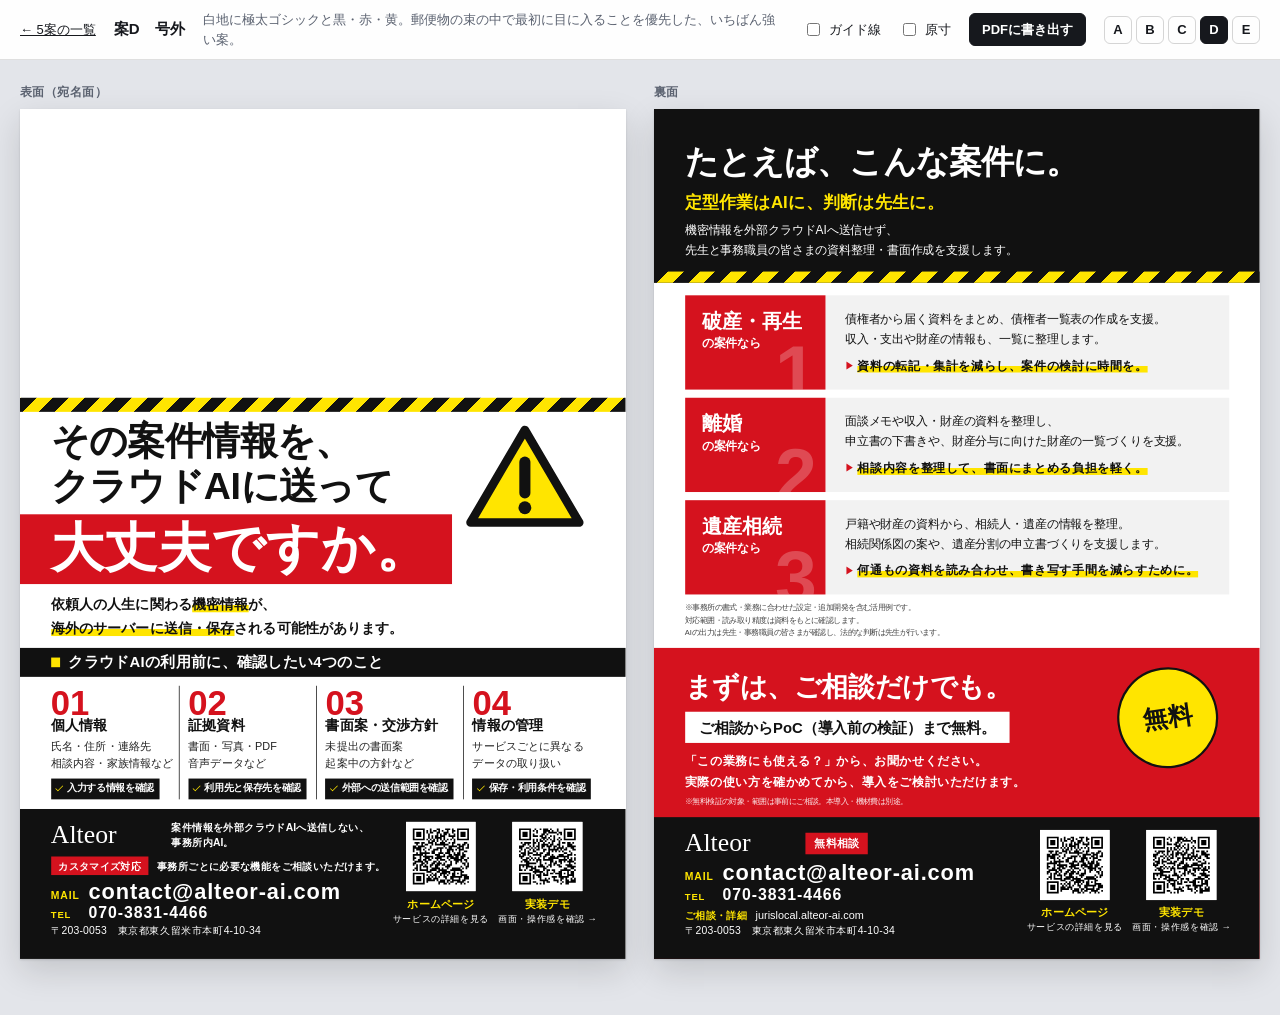
<file: plan-d.html>
<!doctype html>
<html lang="ja">
<head>
<meta charset="utf-8">
<meta name="viewport" content="width=device-width, initial-scale=1">
<meta name="robots" content="noindex">
<title>案D 号外｜Alteor DM</title>
<link rel="stylesheet" href="shared/sheet.css">
<style>
  /* 案D 号外：白地に極太ゴシック、黒・赤・黄。郵便物の束の中で最初に目に入ることを優先する。
     本文まわりの文字は 11pt 以上にそろえる（※の但し書きだけ 7.6pt のまま）。 */
  .sheet { --k1: #111; --red: #d5121e; --yel: #ffe500; --din: "DIN Condensed", "Arial Narrow", "Helvetica Neue", sans-serif; color: var(--k1); }
  .tape { background: repeating-linear-gradient(-45deg, var(--k1) 0 4mm, var(--yel) 4mm 8mm); }
  .mk { background: linear-gradient(transparent 52%, var(--yel) 52%); }

  /* 連絡先（表裏共通）：メールを主に、電話は小さめに */
  .contact { display: grid; grid-template-columns: auto auto; justify-content: start; align-items: baseline; gap: 0 3.2mm; }
  .contact dt { color: var(--yel); font-size: 10.5pt; font-weight: 800; letter-spacing: .08em; }
  .contact dt.s { font-size: 9.6pt; }
  .contact .m { font: 700 22pt/1.2 var(--din); letter-spacing: .04em; white-space: nowrap; }
  .contact .t { font: 700 16pt/1.2 var(--din); letter-spacing: .06em; white-space: nowrap; }

  /* QR（表裏共通）：ホームページと実装デモの2つ */
  .qrs { position: absolute; right: 10mm; display: flex; gap: 2mm; }
  .qrs figure { display: flex; flex-direction: column; align-items: center; width: 36mm; }
  .qrs figcaption { margin-top: 1.6mm; font-size: 9.4pt; line-height: 1.45; text-align: center; white-space: nowrap; }
  .qrs figcaption b { display: block; color: var(--yel); font-size: 11pt; font-weight: 800; }
  .qrs img.qr { display: block; background: #fff; }

  /* 所在地（表裏共通）：連絡先のいちばん下に1行 */
  .office { position: absolute; left: 11mm; font-size: 10.5pt; font-weight: 500; line-height: 1.4; letter-spacing: .02em; white-space: nowrap; }

  /* ===== 表面 ===== */
  .front .tape { position: absolute; top: 103mm; left: 0; width: 216mm; height: 5mm; }
  .front h1 { position: absolute; top: 110.5mm; left: 11mm; font-size: 38pt; font-weight: 900; line-height: 1.2; letter-spacing: -.01em; white-space: nowrap; }
  .front .punch { position: absolute; top: 144.5mm; left: 0; padding: .6mm 8mm 1.4mm 11mm; background: var(--red); color: #fff; font-size: 54pt; font-weight: 900; line-height: 1.2; white-space: nowrap; }
  .front .warn { position: absolute; top: 111mm; left: 158mm; width: 44mm; height: 40mm; }
  .front .sub { position: absolute; top: 172.5mm; left: 11mm; font-size: 14pt; font-weight: 600; line-height: 1.7; white-space: nowrap; }
  .front .sec { position: absolute; top: 192mm; left: 0; display: flex; align-items: center; gap: 3mm; width: 216mm; height: 10.5mm; padding-left: 11mm; background: var(--k1); color: #fff; font-size: 15pt; font-weight: 800; letter-spacing: .03em; }
  .front .sec::before { content: ""; width: 3.2mm; height: 3.2mm; background: var(--yel); }
  .front .four { position: absolute; top: 205.5mm; left: 11mm; display: grid; grid-template-columns: 45.7mm 48.9mm 52.4mm 47mm; width: 194mm; }
  .front .four li { padding: 0 2mm 0 3mm; border-left: .4mm solid var(--k1); }
  .front .four li:first-child { padding-left: 0; border-left: 0; }
  .front .four .n { display: block; height: 10mm; color: var(--red); font: 700 35pt/1 var(--din); }
  .front .four h3 { margin-top: .6mm; font-size: 14.5pt; font-weight: 800; line-height: 1.4; white-space: nowrap; }
  .front .four p { margin-top: 1.2mm; color: #222; font-size: 11pt; line-height: 1.55; white-space: nowrap; }
  .front .four .ck { display: inline-flex; align-items: center; gap: 1.4mm; margin-top: 2.2mm; padding: .9mm 2mm .9mm 1.8mm; background: var(--k1); color: #fff; font-size: 10pt; font-weight: 700; }
  .front .four .ck::before { content: ""; width: 2.6mm; height: 1.4mm; border-bottom: .5mm solid var(--yel); border-left: .5mm solid var(--yel); transform: translateY(-.4mm) rotate(-45deg); }

  .front .foot { position: absolute; top: 249.5mm; left: 0; width: 216mm; height: 53.5mm; background: var(--k1); color: #fff; }
  .front .logo { position: absolute; top: 4.5mm; left: 11mm; font: 400 26pt/1 var(--logo); }
  .front .tag { position: absolute; top: 3.6mm; left: 54mm; font-size: 10.5pt; font-weight: 700; line-height: 1.5; white-space: nowrap; }
  .front .custom { position: absolute; top: 17mm; left: 11mm; display: flex; align-items: center; gap: 3mm; font-size: 10.5pt; font-weight: 600; line-height: 1.45; white-space: nowrap; }
  .front .custom b { padding: .6mm 2.6mm; background: var(--red); font-weight: 800; }
  .front .contact { position: absolute; top: 24.6mm; left: 11mm; }
  .front .office { top: 41mm; }
  .front .qrs { top: 4.5mm; }
  .front .qr { width: 25mm; height: 25mm; }

  /* ===== 裏面 ===== */
  .back .head { position: absolute; top: 0; left: 0; width: 216mm; height: 62mm; padding: 12mm 11mm 0; background: var(--k1); color: #fff; }
  .back .head .tape { position: absolute; bottom: 0; left: 0; width: 216mm; height: 4mm; }
  .back .head h1 { font-size: 33pt; font-weight: 900; line-height: 1.2; letter-spacing: -.01em; }
  .back .head .sub { margin-top: 3mm; color: var(--yel); font-size: 17pt; font-weight: 800; line-height: 1.5; }
  .back .head .lead { margin-top: 1.4mm; font-size: 12pt; line-height: 1.7; }

  .back .rows { position: absolute; top: 66.5mm; left: 11mm; display: grid; gap: 3mm; width: 194mm; }
  .back .row { display: grid; grid-template-columns: 50mm 1fr; height: 33.5mm; }
  .back .row .lab { position: relative; overflow: hidden; padding: 5mm 5mm 0 6mm; background: var(--red); color: #fff; }
  .back .row h2 { position: relative; z-index: 1; font-size: 20pt; font-weight: 900; line-height: 1.25; white-space: nowrap; }
  .back .row h2 small { display: block; margin-top: .6mm; font-size: 12pt; font-weight: 700; }
  .back .row .big { position: absolute; right: 3mm; bottom: -7.5mm; color: rgba(255, 255, 255, .24); font: 700 76pt/1 var(--din); }
  .back .row .txt { display: flex; flex-direction: column; justify-content: center; align-items: flex-start; padding: 0 6mm 0 7mm; background: #f2f2f2; }
  .back .row p { font-size: 12pt; line-height: 1.7; }
  .back .row .gain { margin-top: 2.4mm; font-size: 12.5pt; font-weight: 800; }
  .back .row .gain::before { content: "▶"; margin-right: 1.6mm; color: var(--red); font-size: 8.6pt; vertical-align: .4mm; }
  .back .notes { position: absolute; top: 175.3mm; left: 11mm; color: #444; font-size: 7.6pt; line-height: 1.7; }

  .back .cta { position: absolute; top: 192mm; left: 0; width: 216mm; height: 111mm; padding: 8mm 11mm 0; background: var(--red); color: #fff; }
  .back .cta h2 { font-size: 27pt; font-weight: 900; line-height: 1.25; }
  .back .cta .free { display: inline-block; margin-top: 3mm; padding: 1.5mm 5mm; background: #fff; color: var(--k1); font-size: 15pt; font-weight: 800; line-height: 1.5; }
  .back .cta .txt { margin-top: 3mm; font-size: 12.5pt; font-weight: 600; line-height: 1.7; }
  .back .cta .small { margin-top: 1mm; font-size: 7.6pt; opacity: .9; }
  .back .badge { position: absolute; top: 7mm; right: 15mm; display: grid; place-items: center; width: 36mm; height: 36mm; border: .9mm solid var(--k1); border-radius: 50%; background: var(--yel); color: var(--k1); font-size: 25pt; font-weight: 900; letter-spacing: .04em; transform: rotate(-8deg); }

  .back .band { position: absolute; top: 60.5mm; left: 0; width: 216mm; height: 50.5mm; background: var(--k1); }
  .back .band .logo { position: absolute; top: 4.5mm; left: 11mm; font: 400 26pt/1 var(--logo); }
  .back .band .free2 { position: absolute; top: 5.6mm; left: 54mm; padding: .8mm 3.2mm; background: var(--red); font-size: 11pt; font-weight: 800; line-height: 1.5; }
  .back .band .contact { position: absolute; top: 15mm; left: 11mm; }
  .back .band .web { position: absolute; top: 32mm; left: 11mm; display: flex; align-items: baseline; gap: 3mm; font-size: 11pt; line-height: 1.5; white-space: nowrap; }
  .back .band .web b { color: var(--yel); font-size: 10.5pt; font-weight: 800; }
  .back .office { top: 38mm; }
  .back .qrs { top: 4.5mm; }
  .back .qr { width: 25mm; height: 25mm; }
</style>
</head>
<body data-plan="D" data-name="号外" data-note="白地に極太ゴシックと黒・赤・黄。郵便物の束の中で最初に目に入ることを優先した、いちばん強い案。">
<main class="stage">

<section class="sheet front" data-label="表面（宛名面）">
  <i class="tape"></i>
  <h1>その案件情報を、<br>クラウドAIに送って</h1>
  <p class="punch">大丈夫ですか。</p>
  <svg class="warn" viewBox="0 0 100 90" aria-hidden="true"><path d="M50 7 94 82H6Z" fill="#ffe500" stroke="#111" stroke-width="7" stroke-linejoin="round"/><path d="M50 33v25" stroke="#111" stroke-width="9" stroke-linecap="round"/><circle cx="50" cy="70" r="5.2" fill="#111"/></svg>
  <p class="sub">依頼人の人生に関わる<span class="mk">機密情報</span>が、<br><span class="mk">海外のサーバーに送信・保存</span>される可能性があります。</p>

  <h2 class="sec">クラウドAIの利用前に、確認したい4つのこと</h2>
  <ol class="four">
    <li><span class="n">01</span><h3>個人情報</h3><p>氏名・住所・連絡先<br>相談内容・家族情報など</p><p class="ck">入力する情報を確認</p></li>
    <li><span class="n">02</span><h3>証拠資料</h3><p>書面・写真・PDF<br>音声データなど</p><p class="ck">利用先と保存先を確認</p></li>
    <li><span class="n">03</span><h3>書面案・交渉方針</h3><p>未提出の書面案<br>起案中の方針など</p><p class="ck">外部への送信範囲を確認</p></li>
    <li><span class="n">04</span><h3>情報の管理</h3><p>サービスごとに異なる<br>データの取り扱い</p><p class="ck">保存・利用条件を確認</p></li>
  </ol>

  <div class="foot">
    <span class="logo">Alteor</span>
    <p class="tag">案件情報を外部クラウドAIへ送信しない、<br>事務所内AI。</p>
    <p class="custom"><b>カスタマイズ対応</b><span>事務所ごとに必要な機能をご相談いただけます。</span></p>
    <dl class="contact">
      <dt>MAIL</dt><dd class="m">contact@alteor-ai.com</dd>
      <dt class="s">TEL</dt><dd class="t">070-3831-4466</dd>
    </dl>
    <p class="office">〒203-0053　東京都東久留米市本町4-10-34</p>
    <div class="qrs">
      <figure><img class="qr" src="assets/qr-lp.svg" alt="ホームページ（jurislocal.alteor-ai.com）のQRコード"><figcaption><b>ホームページ</b>サービスの詳細を見る</figcaption></figure>
      <figure><img class="qr" src="assets/qr-demo.svg" alt="実装デモ（jurislocal-demo.alteor-ai.com）のQRコード"><figcaption><b>実装デモ</b>画面・操作感を確認 →</figcaption></figure>
    </div>
  </div>
</section>

<section class="sheet back" data-label="裏面">
  <header class="head">
    <h1>たとえば、こんな案件に。</h1>
    <p class="sub">定型作業はAIに、判断は先生に。</p>
    <p class="lead">機密情報を外部クラウドAIへ送信せず、<br>先生と事務職員の皆さまの資料整理・書面作成を支援します。</p>
    <i class="tape"></i>
  </header>

  <div class="rows">
    <article class="row">
      <div class="lab"><h2>破産・再生<small>の案件なら</small></h2><span class="big" aria-hidden="true">1</span></div>
      <div class="txt">
        <p>債権者から届く資料をまとめ、債権者一覧表の作成を支援。<br>収入・支出や財産の情報も、一覧に整理します。</p>
        <p class="gain"><span class="mk">資料の転記・集計を減らし、案件の検討に時間を。</span></p>
      </div>
    </article>
    <article class="row">
      <div class="lab"><h2>離婚<small>の案件なら</small></h2><span class="big" aria-hidden="true">2</span></div>
      <div class="txt">
        <p>面談メモや収入・財産の資料を整理し、<br>申立書の下書きや、財産分与に向けた財産の一覧づくりを支援。</p>
        <p class="gain"><span class="mk">相談内容を整理して、書面にまとめる負担を軽く。</span></p>
      </div>
    </article>
    <article class="row">
      <div class="lab"><h2>遺産相続<small>の案件なら</small></h2><span class="big" aria-hidden="true">3</span></div>
      <div class="txt">
        <p>戸籍や財産の資料から、相続人・遺産の情報を整理。<br>相続関係図の案や、遺産分割の申立書づくりを支援します。</p>
        <p class="gain"><span class="mk">何通もの資料を読み合わせ、書き写す手間を減らすために。</span></p>
      </div>
    </article>
  </div>

  <p class="notes">※事務所の書式・業務に合わせた設定・追加開発を含む活用例です。<br>対応範囲・読み取り精度は資料をもとに確認します。<br>AIの出力は先生・事務職員の皆さまが確認し、法的な判断は先生が行います。</p>

  <div class="cta">
    <h2>まずは、ご相談だけでも。</h2>
    <p class="free">ご相談からPoC（導入前の検証）まで無料。</p>
    <p class="txt">「この業務にも使える？」から、お聞かせください。<br>実際の使い方を確かめてから、導入をご検討いただけます。</p>
    <p class="small">※無料検証の対象・範囲は事前にご相談。本導入・機材費は別途。</p>
    <span class="badge" aria-hidden="true">無料</span>
    <div class="band">
      <span class="logo">Alteor</span>
      <p class="free2">無料相談</p>
      <dl class="contact">
        <dt>MAIL</dt><dd class="m">contact@alteor-ai.com</dd>
        <dt class="s">TEL</dt><dd class="t">070-3831-4466</dd>
      </dl>
      <p class="web"><b>ご相談・詳細</b><span>jurislocal.alteor-ai.com</span></p>
      <p class="office">〒203-0053　東京都東久留米市本町4-10-34</p>
      <div class="qrs">
        <figure><img class="qr" src="assets/qr-lp.svg" alt="ホームページ（jurislocal.alteor-ai.com）のQRコード"><figcaption><b>ホームページ</b>サービスの詳細を見る</figcaption></figure>
        <figure><img class="qr" src="assets/qr-demo.svg" alt="実装デモ（jurislocal-demo.alteor-ai.com）のQRコード"><figcaption><b>実装デモ</b>画面・操作感を確認 →</figcaption></figure>
      </div>
    </div>
  </div>
</section>

</main>
<script src="shared/sheet.js"></script>
</body>
</html>
</file>
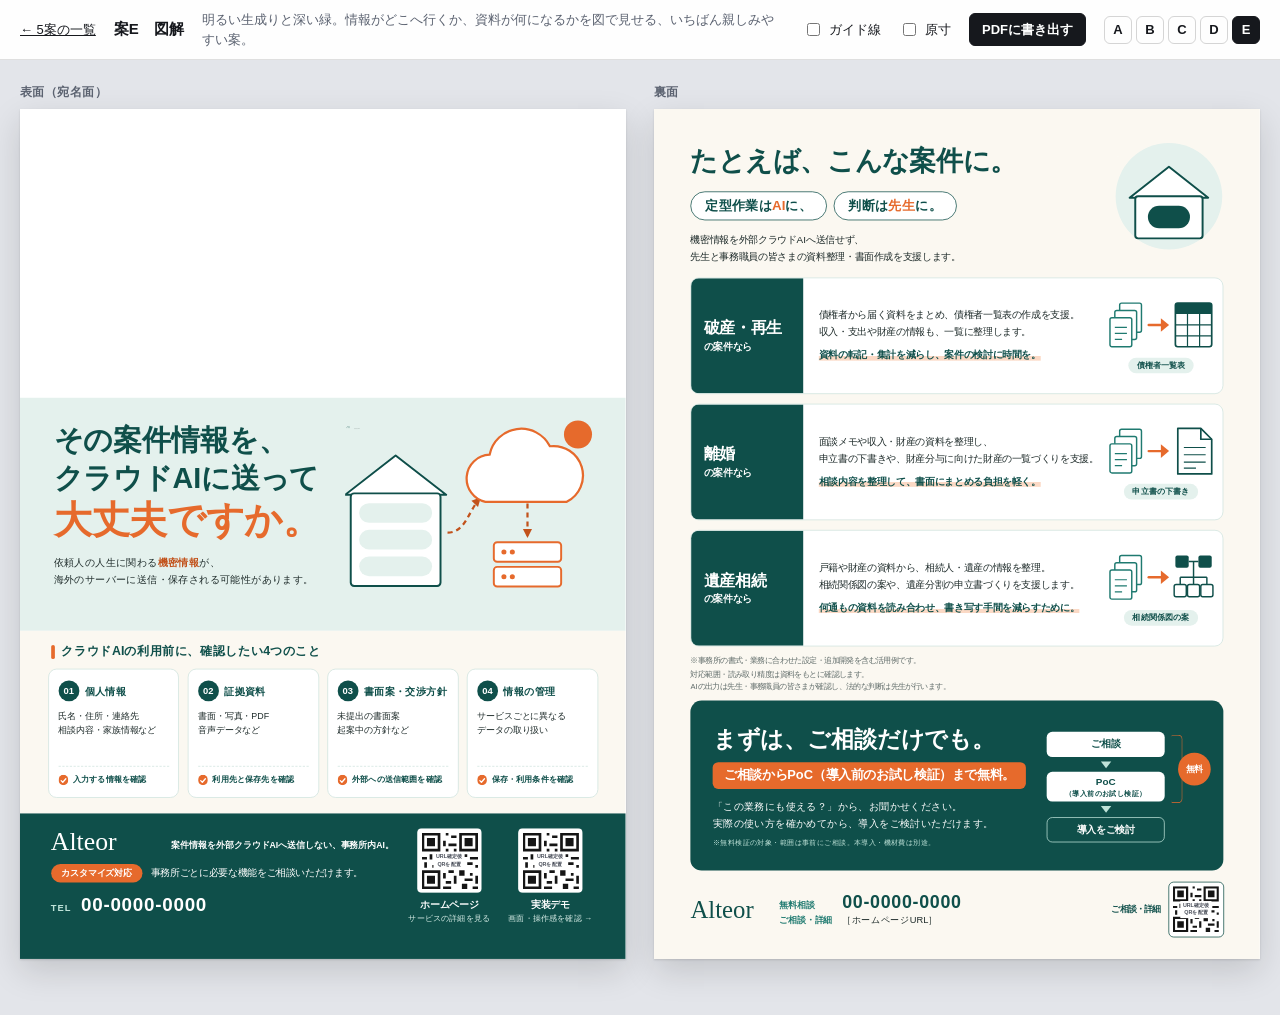
<file: plan-e.html>
<!doctype html>
<html lang="ja">
<head>
<meta charset="utf-8">
<meta name="viewport" content="width=device-width, initial-scale=1">
<meta name="robots" content="noindex">
<title>案E 図解｜Alteor DM</title>
<link rel="stylesheet" href="shared/sheet.css">
<style>
  /* 案E 図解：明るい生成りと深い緑。情報の流れと「資料→成果物」を図で見せ、事務職員の方にも読みやすくする。 */
  .sheet { --teal: #0f4f4a; --teal-2: #1f7a70; --mint: #e4f1ed; --line: #cfe3dd; --cream: #fbf8f1; --org: #e66a2c; --org-d: #c2521b; --txt: #1e2b2a; --mute: #5f6b69; color: var(--txt); }
  .sheet svg text { font-family: var(--gothic); font-weight: 700; }

  /* ===== 表面 ===== */
  .front .hero { position: absolute; top: 103mm; left: 0; width: 216mm; height: 83mm; background: var(--mint); }
  .front h1 { position: absolute; top: 8.6mm; left: 12mm; color: var(--teal); font-size: 29pt; font-weight: 800; line-height: 1.3; white-space: nowrap; }
  .front h1 em { display: block; color: var(--org); font-size: 38pt; line-height: 1.25; }
  .front .sub { position: absolute; top: 55.5mm; left: 12mm; font-size: 10.2pt; line-height: 1.75; white-space: nowrap; }
  .front .sub b { color: var(--org-d); }
  .front .dia { position: absolute; top: 6mm; left: 116mm; width: 90mm; height: 72mm; }

  .front .lower { position: absolute; top: 186mm; left: 0; width: 216mm; height: 65mm; background: var(--cream); }
  .front .sec { position: absolute; top: 4mm; left: 11mm; display: flex; align-items: center; gap: 2.4mm; color: var(--teal); font-size: 12.5pt; font-weight: 700; }
  .front .sec::before { content: ""; width: 1.4mm; height: 5mm; border-radius: 1mm; background: var(--org); }
  .front .four { position: absolute; top: 13.5mm; left: 10mm; display: grid; grid-template-columns: repeat(4, 1fr); gap: 3mm; width: 196mm; height: 46mm; }
  .front .four li { display: flex; flex-direction: column; padding: 4mm 3.4mm 3.6mm; border: .25mm solid var(--line); border-radius: 3mm; background: #fff; }
  .front .four .hd { display: flex; align-items: center; gap: 2mm; }
  .front .four .n { display: grid; place-items: center; flex: none; width: 7.4mm; height: 7.4mm; border-radius: 50%; background: var(--teal); color: #fff; font: 700 9.5pt/1 var(--num); }
  .front .four h3 { color: var(--teal); font-size: 10.6pt; font-weight: 700; font-feature-settings: "palt"; white-space: nowrap; }
  .front .four p { margin-top: 2.8mm; font-size: 9pt; line-height: 1.6; white-space: nowrap; }
  .front .four .ck { display: flex; align-items: center; gap: 1.6mm; margin-top: auto; padding-top: 2.4mm; border-top: .25mm dashed var(--line); color: var(--teal); font-size: 8.4pt; font-weight: 700; }
  .front .four .ck::before { content: ""; flex: none; width: 3.6mm; height: 3.6mm; border-radius: 50%; background: var(--org) url("data:image/svg+xml,%3Csvg xmlns='http://www.w3.org/2000/svg' viewBox='0 0 12 12'%3E%3Cpath d='M3.2 6.3l2 2 3.8-4.4' fill='none' stroke='%23fff' stroke-width='1.6' stroke-linecap='round' stroke-linejoin='round'/%3E%3C/svg%3E") center / contain no-repeat; }

  .front .foot { position: absolute; top: 251mm; left: 0; width: 216mm; height: 52mm; background: var(--teal); color: #fff; }
  .front .logo { position: absolute; top: 5.4mm; left: 11mm; font: 400 26pt/1 var(--logo); }
  .front .tag { position: absolute; top: 9.2mm; left: 54mm; font-size: 8.8pt; font-weight: 600; white-space: nowrap; }
  .front .custom { position: absolute; top: 18mm; left: 11mm; display: flex; align-items: center; gap: 3mm; font-size: 9.6pt; white-space: nowrap; }
  .front .custom b { padding: .8mm 3.6mm; border-radius: 5mm; background: var(--org); font-size: 9.2pt; }
  .front .tel { position: absolute; top: 28.4mm; left: 11mm; display: flex; align-items: baseline; gap: 3.4mm; }
  .front .tel span { color: #bfe3d9; font-size: 9.5pt; font-weight: 700; letter-spacing: .1em; }
  .front .tel b { font: 700 19pt/1.2 var(--num); letter-spacing: .04em; }
  .front .qrs { position: absolute; top: 5.4mm; right: 10mm; display: flex; gap: 2mm; }
  .front .qrs figure { display: flex; flex-direction: column; align-items: center; width: 34mm; }
  .front .qr, .back .qr { border-radius: 1.6mm; }
  .front .qr { width: 23mm; height: 23mm; }
  .front .qrs figcaption { margin-top: 1.8mm; color: #d6ece6; font-size: 8.2pt; line-height: 1.5; text-align: center; white-space: nowrap; }
  .front .qrs figcaption b { display: block; color: #fff; font-size: 9.6pt; }

  /* ===== 裏面 ===== */
  .back { background: var(--cream); }
  .back h1 { position: absolute; top: 12.5mm; left: 13mm; color: var(--teal); font-size: 27pt; font-weight: 800; line-height: 1.3; }
  .back .pills { position: absolute; top: 29.5mm; left: 13mm; display: flex; gap: 2.4mm; font-size: 13.5pt; font-weight: 700; line-height: 1.5; }
  .back .pills span { padding: 1.1mm 5mm 1.3mm; border: .35mm solid var(--teal); border-radius: 6mm; background: #fff; color: var(--teal); }
  .back .pills b { color: var(--org); }
  .back .lead { position: absolute; top: 43.4mm; left: 13mm; font-size: 10pt; line-height: 1.75; }
  .back .mark { position: absolute; top: 11mm; left: 164mm; width: 39mm; height: 43mm; }

  .back .rows { position: absolute; top: 60mm; left: 13mm; display: grid; gap: 3.5mm; width: 190mm; }
  .back .row { display: grid; grid-template-columns: 40mm 1fr 44mm; height: 41.5mm; overflow: hidden; border: .25mm solid var(--line); border-radius: 3mm; background: #fff; }
  .back .row .lab { display: flex; flex-direction: column; justify-content: center; padding: 0 4.5mm; background: var(--teal); color: #fff; }
  .back .row h2 { font-size: 16pt; font-weight: 800; line-height: 1.3; white-space: nowrap; }
  .back .row h2 small { display: block; margin-top: .8mm; font-size: 9.6pt; font-weight: 600; }
  .back .row .txt { display: flex; flex-direction: column; justify-content: center; align-items: flex-start; padding: 0 0 0 5.5mm; }
  .back .row p { font-size: 9.6pt; line-height: 1.75; white-space: nowrap; }
  .back .row .gain { margin-top: 2.4mm; color: var(--teal); font-weight: 700; white-space: nowrap; }
  .back .row .gain span { background: linear-gradient(transparent 60%, #fbd9c5 60%); }
  .back .row figure { display: flex; flex-direction: column; justify-content: center; align-items: center; gap: 2.2mm; }
  .back .row figure svg { width: 38mm; height: 19mm; }
  .back .row figcaption { padding: .5mm 3mm; border-radius: 4mm; background: var(--mint); color: var(--teal); font-size: 8pt; font-weight: 700; }
  .back .notes { position: absolute; top: 194.6mm; left: 13mm; color: var(--mute); font-size: 7.6pt; line-height: 1.7; }

  .back .cta { position: absolute; top: 211mm; left: 13mm; width: 190mm; height: 60.5mm; padding: 8.4mm 8mm 0; border-radius: 4mm; background: var(--teal); color: #fff; }
  .back .cta h2 { font-size: 23pt; font-weight: 800; line-height: 1.3; }
  .back .cta .free { display: inline-block; margin-top: 3mm; padding: 1.2mm 4mm 1.4mm; border-radius: 2mm; background: var(--org); font-size: 13pt; font-weight: 700; line-height: 1.5; white-space: nowrap; }
  .back .cta .txt { margin-top: 3.2mm; font-size: 10.2pt; line-height: 1.7; }
  .back .cta .small { margin-top: 1.5mm; color: #bfe3d9; font-size: 7.4pt; }
  .back .steps { position: absolute; top: 11mm; right: 21mm; display: grid; justify-items: center; gap: 0; width: 42mm; }
  .back .steps li { display: grid; place-items: center; width: 100%; min-height: 9mm; padding: 1.2mm 0; border-radius: 2mm; background: #fff; color: var(--teal); font-size: 10pt; font-weight: 700; line-height: 1.35; text-align: center; }
  .back .steps li small { display: block; font-size: 7.2pt; font-weight: 600; }
  .back .steps li.arr { width: 0; min-height: 0; margin: 1.5mm 0; padding: 0; border: 1.9mm solid transparent; border-top: 2.4mm solid #bfe3d9; border-bottom: 0; border-radius: 0; background: none; }
  .back .steps li.after { border: .35mm solid #bfe3d9; background: none; color: #fff; }
  .back .brace { position: absolute; top: 12mm; right: 14.5mm; width: 4mm; height: 24.5mm; border: .5mm solid var(--org); border-left: 0; border-radius: 0 1.6mm 1.6mm 0; }
  .back .brace b { position: absolute; top: 50%; left: 2.4mm; display: grid; place-items: center; width: 11.5mm; height: 11.5mm; border-radius: 50%; background: var(--org); font-size: 8.6pt; transform: translateY(-50%); }

  .back .contact { position: absolute; top: 275.6mm; left: 13mm; display: flex; align-items: center; gap: 9mm; width: 190mm; height: 19.5mm; }
  .back .contact .logo { color: var(--teal); font: 400 25pt/1 var(--logo); }
  .back .contact dl { display: grid; grid-template-columns: auto 1fr; gap: 0 3.5mm; align-items: baseline; }
  .back .contact dt { color: var(--teal-2); font-size: 8.8pt; font-weight: 700; }
  .back .contact .t { color: var(--teal); font: 700 18pt/1.2 var(--num); letter-spacing: .04em; }
  .back .contact .u { font-size: 9.4pt; }
  .back .contact figure { display: flex; align-items: center; gap: 3mm; margin-left: auto; }
  .back .contact figcaption { color: var(--teal); font-size: 8.6pt; font-weight: 700; white-space: nowrap; }
  .back .contact .qr { width: 19.5mm; height: 19.5mm; outline: .3mm solid var(--teal); }
</style>
</head>
<body data-plan="E" data-name="図解" data-note="明るい生成りと深い緑。情報がどこへ行くか、資料が何になるかを図で見せる、いちばん親しみやすい案。">
<main class="stage">

<section class="sheet front" data-label="表面（宛名面）">
  <div class="hero">
    <h1>その案件情報を、<br>クラウドAIに送って<em>大丈夫ですか。</em></h1>
    <p class="sub">依頼人の人生に関わる<b>機密情報</b>が、<br>海外のサーバーに送信・保存される可能性があります。</p>

    <svg class="dia" viewBox="0 0 90 72" role="img" aria-label="事務所の個人情報・証拠資料・書面案が、クラウドAIに送信され、海外のサーバーに保存される流れの図">
      <defs>
        <marker id="ah" viewBox="0 0 8 8" refX="6.4" refY="4" markerWidth="5.4" markerHeight="5.4" orient="auto"><path d="M1 1 7 4 1 7Z" fill="#c2521b"/></marker>
      </defs>
      <!-- 事務所 -->
      <path d="M0 28.5 18 14.5 36 28.5Z" fill="#fff" stroke="#0f4f4a" stroke-width=".7" stroke-linejoin="round"/>
      <rect x="2" y="28" width="32" height="33" rx="1.2" fill="#fff" stroke="#0f4f4a" stroke-width=".7"/>
      <text x="18" y="25.6" font-size="3.6" text-anchor="middle" fill="#0f4f4a">事務所</text>
      <g font-size="3.3" text-anchor="middle" fill="#0f4f4a">
        <rect x="5" y="31.5" width="26" height="7" rx="3.5" fill="#e4f1ed"/><text x="18" y="36.2">個人情報</text>
        <rect x="5" y="41" width="26" height="7" rx="3.5" fill="#e4f1ed"/><text x="18" y="45.7">証拠資料</text>
        <rect x="5" y="50.5" width="26" height="7" rx="3.5" fill="#e4f1ed"/><text x="18" y="55.2">書面案</text>
      </g>
      <!-- 送信 -->
      <path d="M36.5 42C43 42 44 34 48.2 29.6" fill="none" stroke="#c2521b" stroke-width=".8" stroke-dasharray="1.8 1.4" marker-end="url(#ah)"/>
      <text x="39.6" y="47.4" font-size="3.4" fill="#c2521b">送信</text>
      <!-- クラウドAI -->
      <path d="M50 31a8.5 8.5 0 0 1 1.5-16.8 11.5 11.5 0 0 1 21.5-3 10.5 10.5 0 0 1 6 19.8Z" fill="#fff" stroke="#e66a2c" stroke-width=".8" stroke-linejoin="round"/>
      <text x="64.6" y="23.8" font-size="4.3" text-anchor="middle" fill="#1e2b2a">クラウドAI</text>
      <circle cx="83" cy="7" r="5" fill="#e66a2c"/><text x="83" y="9.4" font-size="6.6" text-anchor="middle" fill="#fff">?</text>
      <!-- 保存 -->
      <path d="M65 31.6V43.6" fill="none" stroke="#c2521b" stroke-width=".8" stroke-dasharray="1.8 1.4" marker-end="url(#ah)"/>
      <text x="67.4" y="39.2" font-size="3.4" fill="#c2521b">保存</text>
      <!-- 海外のサーバー -->
      <g fill="#fff" stroke="#e66a2c" stroke-width=".7">
        <rect x="53" y="45.4" width="24" height="7" rx="1.2"/><rect x="53" y="54.2" width="24" height="7" rx="1.2"/>
      </g>
      <g fill="#e66a2c"><circle cx="56.6" cy="48.9" r=".9"/><circle cx="59.6" cy="48.9" r=".9"/><circle cx="56.6" cy="57.7" r=".9"/><circle cx="59.6" cy="57.7" r=".9"/></g>
      <text x="65" y="67.6" font-size="3.6" text-anchor="middle" fill="#c2521b">海外のサーバー</text>
    </svg>
  </div>

  <div class="lower">
    <h2 class="sec">クラウドAIの利用前に、確認したい4つのこと</h2>
    <ol class="four">
      <li><div class="hd"><span class="n">01</span><h3>個人情報</h3></div><p>氏名・住所・連絡先<br>相談内容・家族情報など</p><p class="ck">入力する情報を確認</p></li>
      <li><div class="hd"><span class="n">02</span><h3>証拠資料</h3></div><p>書面・写真・PDF<br>音声データなど</p><p class="ck">利用先と保存先を確認</p></li>
      <li><div class="hd"><span class="n">03</span><h3>書面案・交渉方針</h3></div><p>未提出の書面案<br>起案中の方針など</p><p class="ck">外部への送信範囲を確認</p></li>
      <li><div class="hd"><span class="n">04</span><h3>情報の管理</h3></div><p>サービスごとに異なる<br>データの取り扱い</p><p class="ck">保存・利用条件を確認</p></li>
    </ol>
  </div>

  <div class="foot">
    <span class="logo">Alteor</span>
    <p class="tag">案件情報を外部クラウドAIへ送信しない、事務所内AI。</p>
    <p class="custom"><b>カスタマイズ対応</b>事務所ごとに必要な機能をご相談いただけます。</p>
    <p class="tel"><span>TEL</span><b class="tbd">00-0000-0000</b></p>
    <div class="qrs">
      <figure><div class="qr tbd"><span>URL確定後<br>QRを配置</span></div><figcaption><b>ホームページ</b>サービスの詳細を見る</figcaption></figure>
      <figure><div class="qr tbd"><span>URL確定後<br>QRを配置</span></div><figcaption><b>実装デモ</b>画面・操作感を確認 →</figcaption></figure>
    </div>
  </div>
</section>

<section class="sheet back" data-label="裏面">
  <h1>たとえば、こんな案件に。</h1>
  <p class="pills"><span>定型作業は<b>AI</b>に、</span><span>判断は<b>先生</b>に。</span></p>
  <p class="lead">機密情報を外部クラウドAIへ送信せず、<br>先生と事務職員の皆さまの資料整理・書面作成を支援します。</p>
  <svg class="mark" viewBox="0 0 39 43" aria-hidden="true">
    <circle cx="19.5" cy="20" r="19" fill="#e4f1ed"/>
    <path d="M5.5 20.5 19.5 9.5 33.5 20.5Z" fill="#fff" stroke="#0f4f4a" stroke-width=".7" stroke-linejoin="round"/>
    <rect x="7.5" y="20" width="24" height="15" rx="1" fill="#fff" stroke="#0f4f4a" stroke-width=".7"/>
    <rect x="12" y="23.4" width="15" height="8" rx="4" fill="#0f4f4a"/>
    <text x="19.5" y="29.2" font-size="5" text-anchor="middle" fill="#fff">AI</text>
  </svg>

  <div class="rows">
    <article class="row">
      <div class="lab"><h2>破産・再生<small>の案件なら</small></h2></div>
      <div class="txt">
        <p>債権者から届く資料をまとめ、債権者一覧表の作成を支援。<br>収入・支出や財産の情報も、一覧に整理します。</p>
        <p class="gain"><span>資料の転記・集計を減らし、案件の検討に時間を。</span></p>
      </div>
      <figure>
        <svg viewBox="0 0 44 22" aria-hidden="true">
          <g fill="#fff" stroke="#1f7a70" stroke-width=".6" stroke-linejoin="round"><rect x="5" y="2" width="9" height="12" rx=".8"/><rect x="3" y="5" width="9" height="12" rx=".8"/><rect x="1" y="8" width="9" height="12" rx=".8"/></g>
          <path d="M3 12h5M3 14.5h5M3 17h3" stroke="#1f7a70" stroke-width=".5"/>
          <path d="M17 11h6.4" stroke="#e66a2c" stroke-width="1" stroke-linecap="round"/><path d="M22 8.2 25.4 11 22 13.8Z" fill="#e66a2c"/>
          <rect x="28" y="2" width="15" height="18" rx="1" fill="#fff" stroke="#0f4f4a" stroke-width=".7"/>
          <path d="M28 6.5h15v-3.5a1 1 0 0 0-1-1h-13a1 1 0 0 0-1 1Z" fill="#0f4f4a"/>
          <path d="M28 11h15M28 15.5h15M33 6.5V20M38 6.5V20" stroke="#0f4f4a" stroke-width=".5"/>
        </svg>
        <figcaption>債権者一覧表</figcaption>
      </figure>
    </article>
    <article class="row">
      <div class="lab"><h2>離婚<small>の案件なら</small></h2></div>
      <div class="txt">
        <p>面談メモや収入・財産の資料を整理し、<br>申立書の下書きや、財産分与に向けた財産の一覧づくりを支援。</p>
        <p class="gain"><span>相談内容を整理して、書面にまとめる負担を軽く。</span></p>
      </div>
      <figure>
        <svg viewBox="0 0 44 22" aria-hidden="true">
          <g fill="#fff" stroke="#1f7a70" stroke-width=".6" stroke-linejoin="round"><rect x="5" y="2" width="9" height="12" rx=".8"/><rect x="3" y="5" width="9" height="12" rx=".8"/><rect x="1" y="8" width="9" height="12" rx=".8"/></g>
          <path d="M3 12h5M3 14.5h5M3 17h3" stroke="#1f7a70" stroke-width=".5"/>
          <path d="M17 11h6.4" stroke="#e66a2c" stroke-width="1" stroke-linecap="round"/><path d="M22 8.2 25.4 11 22 13.8Z" fill="#e66a2c"/>
          <path d="M29 1.6h9.5l4.5 4.5V20.4H29Z" fill="#fff" stroke="#0f4f4a" stroke-width=".7" stroke-linejoin="round"/>
          <path d="M38.5 1.6v4.5H43" fill="none" stroke="#0f4f4a" stroke-width=".7" stroke-linejoin="round"/>
          <path d="M31.5 9.5h9M31.5 12.5h9M31.5 15.5h9M31.5 18h5" stroke="#0f4f4a" stroke-width=".5"/>
        </svg>
        <figcaption>申立書の下書き</figcaption>
      </figure>
    </article>
    <article class="row">
      <div class="lab"><h2>遺産相続<small>の案件なら</small></h2></div>
      <div class="txt">
        <p>戸籍や財産の資料から、相続人・遺産の情報を整理。<br>相続関係図の案や、遺産分割の申立書づくりを支援します。</p>
        <p class="gain"><span>何通もの資料を読み合わせ、書き写す手間を減らすために。</span></p>
      </div>
      <figure>
        <svg viewBox="0 0 44 22" aria-hidden="true">
          <g fill="#fff" stroke="#1f7a70" stroke-width=".6" stroke-linejoin="round"><rect x="5" y="2" width="9" height="12" rx=".8"/><rect x="3" y="5" width="9" height="12" rx=".8"/><rect x="1" y="8" width="9" height="12" rx=".8"/></g>
          <path d="M3 12h5M3 14.5h5M3 17h3" stroke="#1f7a70" stroke-width=".5"/>
          <path d="M17 11h6.4" stroke="#e66a2c" stroke-width="1" stroke-linecap="round"/><path d="M22 8.2 25.4 11 22 13.8Z" fill="#e66a2c"/>
          <path d="M33.5 4.5h4M35.5 4.5V11M30 11h11M30 11v3M35.5 11v3M41 11v3" fill="none" stroke="#0f4f4a" stroke-width=".6"/>
          <g fill="#0f4f4a"><rect x="28" y="2" width="5.5" height="5" rx=".8"/><rect x="37.5" y="2" width="5.5" height="5" rx=".8"/></g>
          <g fill="#fff" stroke="#0f4f4a" stroke-width=".6"><rect x="27.5" y="14" width="5" height="5" rx=".8"/><rect x="33" y="14" width="5" height="5" rx=".8"/><rect x="38.5" y="14" width="5" height="5" rx=".8"/></g>
        </svg>
        <figcaption>相続関係図の案</figcaption>
      </figure>
    </article>
  </div>

  <p class="notes">※事務所の書式・業務に合わせた設定・追加開発を含む活用例です。<br>対応範囲・読み取り精度は資料をもとに確認します。<br>AIの出力は先生・事務職員の皆さまが確認し、法的な判断は先生が行います。</p>

  <div class="cta">
    <h2>まずは、ご相談だけでも。</h2>
    <p class="free">ご相談からPoC（導入前のお試し検証）まで無料。</p>
    <p class="txt">「この業務にも使える？」から、お聞かせください。<br>実際の使い方を確かめてから、導入をご検討いただけます。</p>
    <p class="small">※無料検証の対象・範囲は事前にご相談。本導入・機材費は別途。</p>
    <ol class="steps" aria-hidden="true">
      <li>ご相談</li>
      <li class="arr"></li>
      <li>PoC<small>（導入前のお試し検証）</small></li>
      <li class="arr"></li>
      <li class="after">導入をご検討</li>
    </ol>
    <span class="brace" aria-hidden="true"><b>無料</b></span>
  </div>

  <div class="contact">
    <span class="logo">Alteor</span>
    <dl>
      <dt>無料相談</dt><dd class="t tbd">00-0000-0000</dd>
      <dt>ご相談・詳細</dt><dd class="u tbd">［ホームページURL］</dd>
    </dl>
    <figure><figcaption>ご相談・詳細</figcaption><div class="qr tbd"><span>URL確定後<br>QRを配置</span></div></figure>
  </div>
</section>

</main>
<script src="shared/sheet.js"></script>
</body>
</html>
</file>
<file: shared/sheet.css>
/* 共通：シート（塗り足し込み 216×303mm）の表示・ガイド線・PDF書き出し
   各案のHTMLは .sheet.front / .sheet.back の中身とその案だけのCSSを持つ。 */

:root {
  --mincho: "Hiragino Mincho ProN", "Yu Mincho", "YuMincho", "Noto Serif JP", serif;
  --gothic: "Hiragino Sans", "Hiragino Kaku Gothic ProN", "Yu Gothic", "YuGothic", "Noto Sans JP", sans-serif;
  --logo: Georgia, "Times New Roman", serif;
  --num: "Helvetica Neue", Arial, sans-serif;
  --k: 1;
}

*, *::before, *::after { box-sizing: border-box; }
html { -webkit-print-color-adjust: exact; print-color-adjust: exact; -webkit-text-size-adjust: 100%; }
body { margin: 0; background: #e3e5ea; color: #16181d; font-family: var(--gothic); -webkit-font-smoothing: antialiased; }

/* ---------- ビューアのバー（画面だけ） ---------- */
.bar { position: sticky; top: 0; z-index: 50; display: flex; flex-wrap: wrap; align-items: center; gap: 8px 18px; padding: 10px 20px; border-bottom: 1px solid rgba(0, 0, 0, .12); background: rgba(255, 255, 255, .94); backdrop-filter: blur(8px); font-size: 13px; line-height: 1.5; }
.bar a { color: inherit; }
.bar .ttl { font-size: 15px; font-weight: 700; white-space: nowrap; }
.bar .note { flex: 1 1 320px; min-width: 0; color: #5b6270; }
.bar nav { display: flex; gap: 4px; }
.bar nav a { display: grid; place-items: center; width: 28px; height: 28px; border: 1px solid rgba(0, 0, 0, .16); border-radius: 6px; font-weight: 600; text-decoration: none; }
.bar nav a[aria-current] { border-color: #16181d; background: #16181d; color: #fff; }
.bar label { display: inline-flex; align-items: center; gap: 6px; white-space: nowrap; cursor: pointer; }
.bar button { padding: 6px 12px; border: 1px solid #16181d; border-radius: 6px; background: #16181d; color: #fff; font: inherit; font-weight: 600; cursor: pointer; }
.legend { display: none; flex-wrap: wrap; gap: 4px 14px; width: 100%; color: #5b6270; font-size: 12px; }
.show-guides .legend { display: flex; }
.legend i { display: inline-block; width: 18px; height: 0; margin-right: 5px; border-top: 2px solid; vertical-align: middle; }
.legend .l-trim { border-color: #00a0e9; }
.legend .l-safe { border-color: #e4007f; border-top-style: dashed; }
.legend .l-tbd { width: 14px; height: 10px; border: 1px dashed #e4007f; }

/* ---------- シートの並び ---------- */
.stage { display: flex; flex-wrap: wrap; align-items: flex-start; justify-content: center; gap: 28px; padding: 24px 20px 56px; }
.sheet-wrap { flex: none; }
.sheet-cap { margin: 0 0 8px; color: #5b6270; font-size: 12px; font-weight: 600; letter-spacing: .04em; }
.sheet-box { width: calc(216mm * var(--k)); height: calc(303mm * var(--k)); background: #fff; box-shadow: 0 1px 2px rgba(0, 0, 0, .12), 0 12px 32px rgba(0, 0, 0, .14); }

.sheet { position: relative; width: 216mm; height: 303mm; overflow: hidden; background: #fff; color: #16181d; font-size: 10pt; line-height: 1.6; transform: scale(var(--k)); transform-origin: 0 0; line-break: strict; }
.sheet h1, .sheet h2, .sheet h3, .sheet p, .sheet ul, .sheet ol, .sheet dl, .sheet dd, .sheet figure { margin: 0; padding: 0; }
.sheet ul, .sheet ol { list-style: none; }
.sheet em { font-style: normal; }
.sheet svg { display: block; }

/* ---------- QR の仮置き（URL確定後に差し替え） ---------- */
.qr { position: relative; display: grid; place-items: center; width: 24mm; height: 24mm; background: #fff url("data:image/svg+xml,%3Csvg xmlns='http://www.w3.org/2000/svg' viewBox='0 0 21 21'%3E%3Cpath fill='%23151515' fill-rule='evenodd' d='M0 0h7v7H0zM1 1h5v5H1zM2 2h3v3H2zM14 0h7v7h-7zM15 1h5v5h-5zM16 2h3v3h-3zM0 14h7v7H0zM1 15h5v5H1zM2 16h3v3H2zM9 0h1v1H9zM11 1h2v1h-2zM8 3h1v2H8zM10 4h3v1h-3zM9 6h1v1H9zM12 6h1v1h-1zM0 9h2v1H0zM3 8h1v2H3zM5 10h2v1H5zM1 11h1v2H1zM4 12h2v1H4zM15 8h2v1h-2zM18 9h3v1h-3zM14 10h1v2h-1zM17 11h2v1h-2zM20 12h1v1h-1zM8 15h1v2H8zM10 14h2v1h-2zM12 16h1v3h-1zM9 18h2v1H9zM8 20h3v1H8zM14 14h2v2h-2zM18 15h1v1h-1zM16 17h3v1h-3zM20 16h1v3h-1zM15 19h2v2h-2zM19 20h2v1h-2z'/%3E%3C/svg%3E") center / calc(100% - 3mm) no-repeat; color: #4a4f5a; font: 600 5.4pt/1.4 var(--gothic); letter-spacing: 0; text-align: center; }
.qr span { padding: .5mm .8mm; background: #fff; }

/* ---------- ガイド線（画面だけ・印刷されない） ---------- */
.guides { position: absolute; inset: 0; z-index: 90; display: none; pointer-events: none; }
.show-guides .guides { display: block; }
.guides i { position: absolute; display: block; font-style: normal; }
.guides .trim { inset: 3mm; border: .25mm solid #00a0e9; }
.guides .safe { inset: 6mm; border: .25mm dashed #e4007f; }
.guides .addr { top: 0; left: 0; display: grid; place-items: center; width: 100%; height: 103mm; border-bottom: .25mm solid #00a0e9; background: repeating-linear-gradient(-45deg, rgba(0, 160, 233, .1) 0 2mm, transparent 2mm 4mm); color: #0077b3; font: 600 11pt var(--gothic); }
.show-guides .tbd { outline: .3mm dashed #e4007f; outline-offset: .7mm; }

/* ---------- 一覧ページのサムネイル用（?view=front / ?view=back） ---------- */
html.embed body { background: #fff; }
html.embed .stage { display: block; padding: 0; }
html.embed .sheet-cap { display: none; }
html.embed .sheet-box { box-shadow: none; }

/* ---------- 印刷・PDF（1ページ＝216×303mm、塗り足し込み） ---------- */
@page { size: 216mm 303mm; margin: 0; }
@media print {
  body { background: #fff; }
  .bar, .sheet-cap, .guides { display: none !important; }
  .stage { display: block; padding: 0; }
  .sheet-box { width: 216mm; height: 303mm; overflow: hidden; box-shadow: none; break-after: page; }
  .sheet-wrap:last-child .sheet-box { break-after: auto; }
  .sheet { transform: none; }
}
</file>
